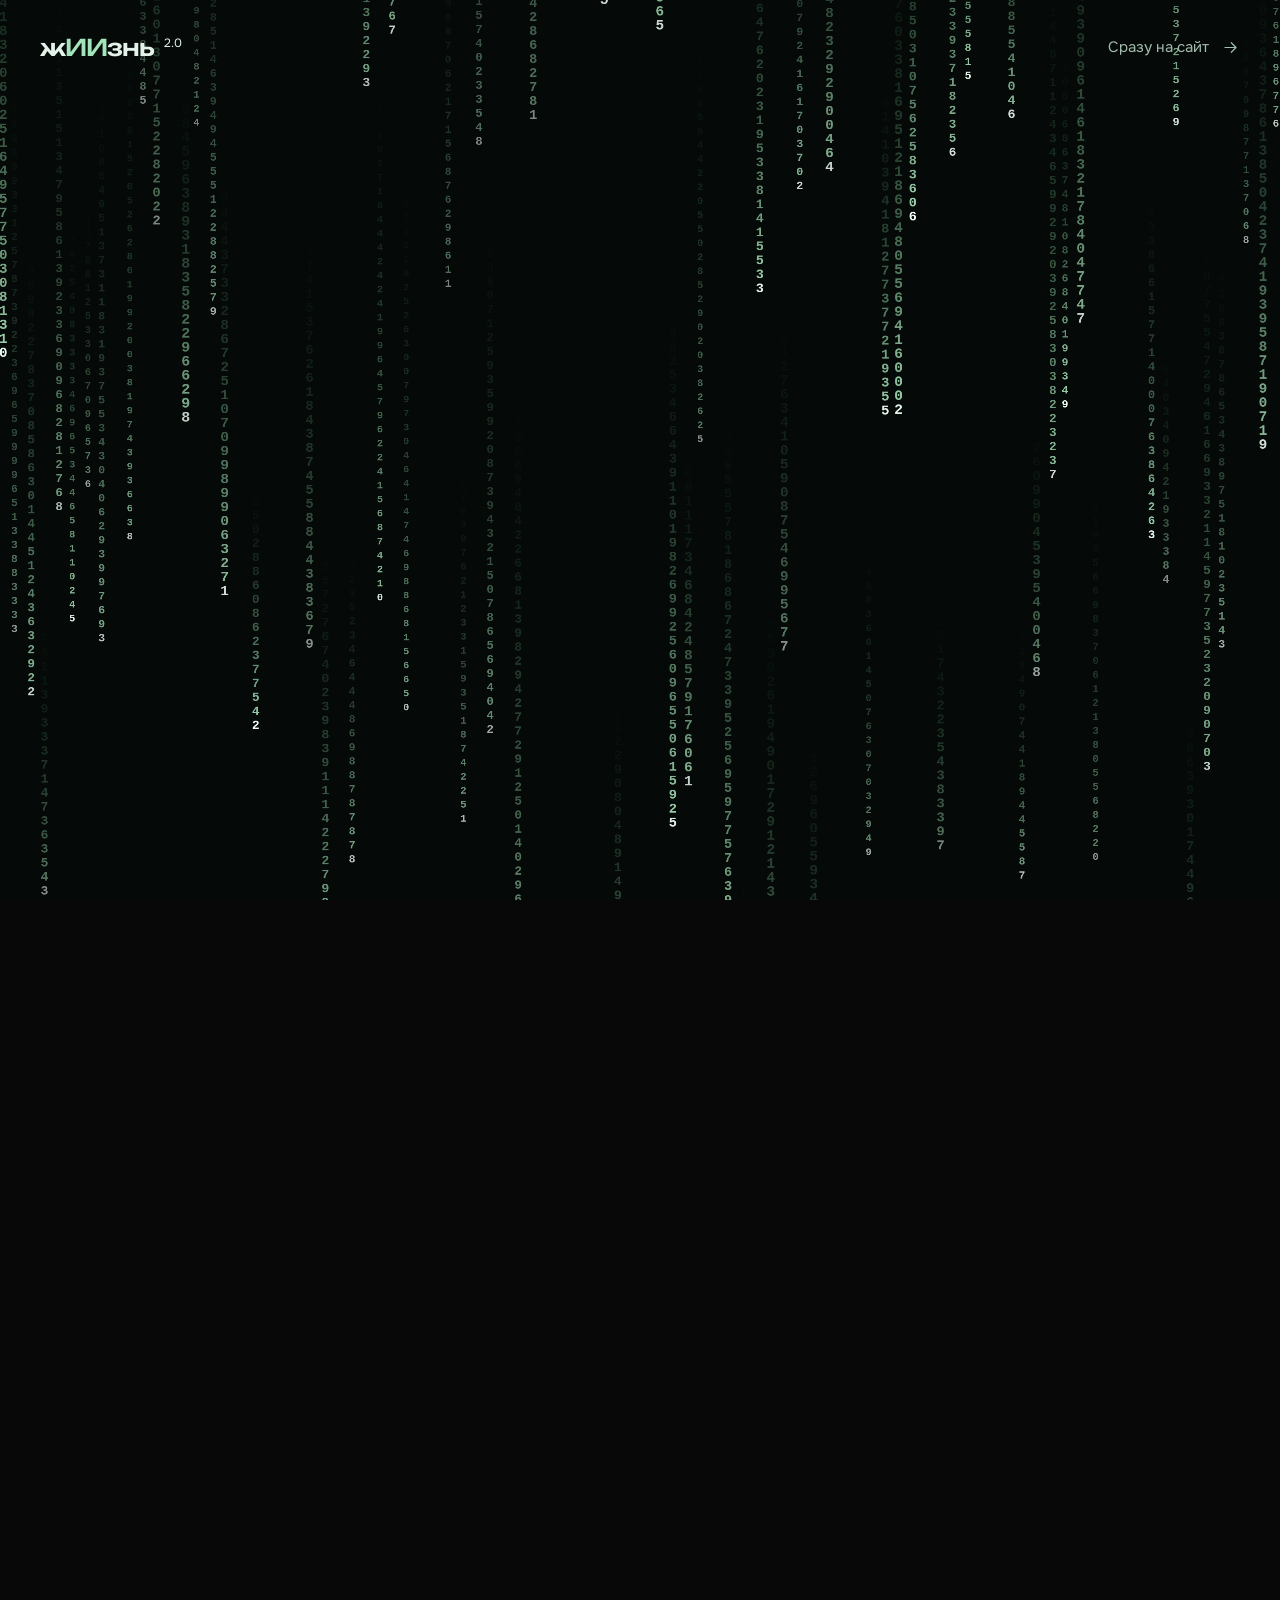
<file: index.html>
<!doctype html>
<html lang="ru">
<head>
<meta charset="utf-8"><meta name="viewport" content="width=device-width, initial-scale=1">
<title>жИИзнь 2.0 — больше времени для себя</title>
<meta name="description" content="Три недели онлайн: научитесь поручать ИИ дела из своей жизни и настроите помощника под себя. Старт 1 декабря. Можно с нуля.">
<meta name="theme-color" content="#080808">
<script src="intro-gate.js?v=20261118b"></script><link rel="stylesheet" href="intro-gate.css">
<link rel="icon" href="favicon.svg" type="image/svg+xml">
<link rel="stylesheet" href="fonts.css"><link rel="stylesheet" href="mastergroup.css?v=20261119b"><link rel="stylesheet" href="reference-blocks.css?v=20261119d"><link rel="stylesheet" href="intensive.css?v=task-panels">
<script src="video-illustrations.js" defer></script>
<script src="gsap.min.js" defer></script><script src="images.js?v=task-panels" defer></script><script src="app.js?v=seat-meter" defer></script>
</head>
<body>
<div class="site-shell" id="site-shell">
<a class="skip-link" href="#main">Перейти к содержимому</a>
<header class="site-header"><div class="container header-inner"><a class="brand" href="#top" aria-label="жИИзнь 2.0 — в начало">ж<span>ИИ</span>знь<span class="brand-version">2.0</span></a><nav class="desktop-nav" aria-label="Основная навигация"><a href="#for-you">Для кого</a><a href="#tasks">Задачи</a><a href="#program">Программа</a></nav><a class="header-cta" href="#join">Занять место <svg viewBox="0 0 24 24" aria-hidden="true"><path d="M4 12h15M13 5l7 7-7 7"/></svg></a><button class="menu-toggle" type="button" aria-expanded="false" aria-controls="mobile-nav" aria-label="Открыть меню"><span></span><span></span></button></div><nav class="mobile-nav container" id="mobile-nav" aria-label="Мобильная навигация" hidden><a href="#for-you">Для кого</a><a href="#tasks">Задачи</a><a href="#program">Программа</a><a href="#join">Присоединиться</a></nav></header>
<main id="main">
<section class="hero container" id="top" aria-labelledby="hero-title">
<div class="hero-panel"><div class="hero-masthead"><div class="hero-wordmark" aria-hidden="true"><span>ж</span><span class="wordmark-ai">ИИ</span><span>знь</span><span class="wordmark-version">2.0</span></div></div>
<h1 id="hero-title">Разгрузите голову<br> и начните успевать <span>больше для себя</span> с помощью нейросетей.</h1>
<p class="hero-description">Разобрать накопившиеся дела, упростить работу с документами или собрать свой первый сайт. Учись решать свои задачи с ИИ — через практику, вопросы и поддержку людей рядом.</p>
<dl class="start-stamp" aria-label="О программе"><div><dt>Старт</dt><dd>1 декабря</dd></div><div><dt>Онлайн-программа</dt><dd>3 недели</dd></div><div><dt>Без опыта</dt><dd>Можно с нуля</dd></div></dl>
<div class="hero-actions"><a class="button button-blue" href="#join">Занять место <svg viewBox="0 0 24 24" aria-hidden="true"><path d="M4 12h15M13 5l7 7-7 7"/></svg></a><a class="button button-outline" href="#program">Посмотреть программу</a></div></div>

</section>
<section id="for-you" class="section compact-audience" aria-labelledby="audience-title"><div class="container">
  <h2 id="audience-title">Для тебя, если…</h2>
  <ul class="motives"><li>
    <span class="motive-icon" aria-hidden="true">📢</span>
    <p><strong>Вокруг много шума, громких обещаний и чужих успехов, а у тебя — ощущение, что упускаешь что-то важное.</strong> Хочется разобраться, что ИИ уже умеет и что из этого пригодится тебе.</p>
  </li><li>
    <span class="motive-icon" aria-hidden="true">🤖</span>
    <p><strong>Уже пользуешься ChatGPT и хочешь разобраться с агентами:</strong> как поручать им работу с файлами, подключать сервисы и применять всё это к своим задачам.</p>
  </li><li>
    <span class="motive-icon" aria-hidden="true">🗂️</span>
    <p><strong>Письма, документы, заявки или подготовка материалов отнимают много сил.</strong> Хочется научиться поручать ИИ эту работу и перестать каждый раз делать всё вручную.</p>
  </li><li>
    <span class="motive-icon" aria-hidden="true">🛠️</span>
    <p><strong>Есть задумка сайта, бота или полезного инструмента, но непонятно, как подступиться.</strong> Хочется собрать первую работающую версию и попробовать её в деле.</p>
  </li><li>
    <span class="motive-icon" aria-hidden="true">📝</span>
    <p><strong>Заметки, планы и задачи копятся в разных местах.</strong> Хочется перестать держать всё в памяти, выбрать главное и понять, что делать дальше.</p>
  </li><li>
    <span class="motive-icon" aria-hidden="true">🔎</span>
    <p><strong>Видишь возможности, но пока неясно, где ИИ действительно поможет.</strong> Хочется самому попробовать его в работе и выбрать процесс, с которого стоит начать.</p>
  </li></ul></div>
</section>
<section class="beginner-section" aria-labelledby="beginner-title"><div class="container beginner-layout"><div class="beginner-copy"><h2 id="beginner-title"><span aria-hidden="true">👋</span> Сложные термины объясним просто</h2><p>Можно прийти, даже если вы ещё ни разу не открывали ChatGPT. Покажем на понятном примере, куда нажать, что сказать ИИ и как проверить его ответ. Потом вы повторите это на своём деле, а если застрянете, разберём именно тот шаг, где не получилось.</p></div><div class="support-aside"><h3>Поможем до старта</h3><p>До старта поможем установить нужные сервисы, проверить доступ и разобраться с оплатой и VPN, если понадобится.</p><h3>Разберём вместе</h3><p>На занятиях вы будете пробовать всё на своих делах. Если что-то не получится, можно принести свой пример на встречу и разобрать его вместе.</p></div></div></section>
<section class="section results-section container" id="tasks" aria-labelledby="results-title">
  <div class="section-heading" id="results"><h2 id="results-title">Что уже можно поручить ИИ</h2><p>Решите своё дело и научитесь повторять удачный результат самостоятельно.</p></div>
  <div class="results-grid"><article class="result-item">
    <figure class="photo-slot result-visual" data-image-slot="task-threads"><span class="photo-number" aria-hidden="true">01</span>
    <figcaption>Место для изображения</figcaption></figure><h3>Пост в Threads</h3><p>Помощник готовит черновик с обложкой, присылает его в Telegram и публикует в Threads после вашего согласования.</p></article><article class="result-item">
    <figure class="photo-slot result-visual" data-image-slot="task-week"><span class="photo-number" aria-hidden="true">02</span>
    <figcaption>Место для изображения</figcaption></figure><h3>Из голосового — план недели</h3><p>Надиктуйте дела и напоминания. Помощник разложит их по дням, а вы увидите, что запланировано и где нужно выбрать главное.</p></article><article class="result-item">
    <figure class="photo-slot result-visual" data-image-slot="task-slides"><span class="photo-number" aria-hidden="true">03</span>
    <figcaption>Место для изображения</figcaption></figure><h3>Из своих файлов — редактируемая презентация</h3><p>Передайте ИИ заметки и материалы. Откройте готовые слайды в редакторе, поменяйте заголовки и передвиньте блоки под свою задачу.</p></article></div></section>
<section class="section formats-section" id="format"><div class="container">
  <h2>Как устроен интенсив</h2><div class="format-grid"><article class="format-card"><div class="format-copy"><span class="card-no">01.</span><h3>Короткие видеопрактики</h3><p>Смотрите один приём и сразу пробуете его на своём деле.</p></div><div class="format-media media-slot" data-image-slot="lms-lesson"><span aria-hidden="true">Место для изображения</span></div></article><article class="format-card"><div class="format-copy"><span class="card-no">02.</span><h3>Живые эфиры</h3><p>По вторникам в 19:00 МСК разбираем примеры и отвечаем на вопросы.</p></div><div class="format-media"><video class="video-illustration " role="img" aria-label="Владимир разбирает работу в видеоредакторе"
    autoplay muted loop playsinline disablepictureinpicture disableremoteplayback preload="none"
    poster="live-review.jpg" data-loop-src="live-review.mp4"></video></div></article><article class="format-card"><div class="format-copy"><span class="card-no">03.</span><h3>Коворкинги по субботам</h3><p>Вы работаете над своей задачей. Если застряли, можно показать, что получилось, и разобрать следующий шаг.</p></div><div class="format-media media-slot" data-image-slot="format-coworking"><span aria-hidden="true">Место для изображения</span></div></article><article class="format-card"><div class="format-copy"><span class="card-no">04.</span><h3>50+ ИИ-агентов</h3><p>В библиотеке можно выбрать помощника для своего дела и настроить его под себя.</p></div><div class="format-media media-slot" data-image-slot="format-agents"><span aria-hidden="true">Место для изображения</span></div></article><article class="format-card"><div class="format-copy"><span class="card-no">05.</span><h3>Поддержка в чате</h3><p>Здесь можно задать вопрос, а в ветке «А что, так можно было?» — поделиться своей находкой и забрать идеи других участников.</p></div><div class="format-media media-slot" data-image-slot="format-chat"><span aria-hidden="true">Место для изображения</span></div></article><article class="format-card"><div class="format-copy"><span class="card-no">06.</span><h3>Демо-день</h3><p>В финале участники показывают свои работы. За лучшую работу — приз.</p></div><div class="format-media media-slot" data-image-slot="format-demo"><span aria-hidden="true">Место для изображения</span></div></article></div></div></section>
<section class="section container" id="program" aria-labelledby="program-title">
    <div class="section-heading"><h2 id="program-title">Программа</h2><p>Никакого FOMO — по полочкам разложим всё, что происходит в мире нейросетей.</p></div>
    <dl class="schedule"><div><dt>Старт 1 декабря</dt><dd>3 недели онлайн</dd></div>
    <div><dt>Живые эфиры</dt><dd>По вторникам в 19:00 МСК</dd></div><div><dt>Коворкинги</dt><dd>По субботам</dd></div></dl>
    <p class="program-intro">До 1 декабря поможем установить сервисы, проверить доступ и разобраться с оплатой подписок.</p>
    <div class="weeks"><details class="week" id="week-1" open>
      <summary><span class="week-label">Неделя 1</span><h3 class="week-summary-copy"><span class="week-title">Решите первое рабочее дело с ИИ</span>
        <span class="week-summary-result">Например, соберёте из записи встречи договорённости и следующие шаги.</span></h3><span class="week-toggle" aria-hidden="true"><svg viewBox="0 0 24 24"><path d="M5 12h14M12 5v14"/></svg></span></summary>
      <div class="week-body"><p class="week-areas">Работа и проекты · Время и личные дела · Деньги и покупки</p><div class="week-copy"><p>Выберете простое дело, которое и так собирались сделать. Например, из записей встречи соберёте договорённости, из голосового — список дел, а из выписки — регулярные платежи. На своём примере научитесь объяснять, что должно получиться, давать ИИ нужные материалы и сверять ответ с исходниками.</p><div class="week-outcome"><h4>С чем уходите</h4><p>С первым результатом, который можно использовать сразу, и понятной схемой, как поставить следующее поручение и проверить ответ.</p></div></div></div></details><details class="week" id="week-2" >
      <summary><span class="week-label">Неделя 2</span><h3 class="week-summary-copy"><span class="week-title">Сделаете что-то своё</span>
        <span class="week-summary-result">Соберёте презентацию из своих материалов, спланируете поездку или оформите семейную историю.</span></h3><span class="week-toggle" aria-hidden="true"><svg viewBox="0 0 24 24"><path d="M5 12h14M12 5v14"/></svg></span></summary>
      <div class="week-body"><p class="week-areas">Дом и быт · Гардероб · Семья и близкие</p><div class="week-copy"><p>Добавите то, что важно именно в вашем случае: свои вещи, размеры комнаты, бюджет, воспоминания или семейные материалы. Соберёте первую версию и поправите её по своим условиям. Например, подготовите план обустройства комнаты, соберёте комплекты из своего гардероба или сделаете семейную историю, которую можно показать близким.</p><div class="week-outcome"><h4>С чем уходите</h4><p>С готовой подборкой, планом или первой версией проекта под свою задачу.</p></div></div></div></details><details class="week" id="week-3" >
      <summary><span class="week-label">Неделя 3</span><h3 class="week-summary-copy"><span class="week-title">Настроите помощника под повторяющееся дело</span>
        <span class="week-summary-result">Дадите ему свои правила и проверите на новом примере.</span></h3><span class="week-toggle" aria-hidden="true"><svg viewBox="0 0 24 24"><path d="M5 12h14M12 5v14"/></svg></span></summary>
      <div class="week-body"><p class="week-areas">Обучение · Отдых и поездки · Здоровье и забота о себе</p><div class="week-copy"><p>Возьмёте дело, к которому возвращаетесь. Например, практику языка, поиск событий на выходные или разбор новых записей об обследованиях. Сохраните удачный способ как скилл — инструкцию, по которой ИИ выполняет ваше поручение. Проверите её на новом примере и уточните то, что помощник пропустил.</p><div class="week-outcome"><h4>С чем уходите</h4><p>С настроенным помощником под своё дело. Вы будете знать, как дать ему следующее поручение и как поправить инструкцию, если условия изменятся.</p></div></div></div></details></div>
  </section>
<section class="section balance-section" id="balance" aria-labelledby="balance-title"><div class="container"><div class="section-heading"><h2 id="balance-title">С каким делом можно прийти</h2><p>Девять сфер жизни. Начните со своей.</p></div><p class="balance-intro">На старте дадим «колесо баланса» — карту из девяти сфер, где ИИ может пригодиться. Отметьте до трёх близких вам направлений и выберите дело, с которого хотите начать.</p><div class="balance-layout"><div class="wheel-wrap"><svg class="balance-wheel" viewBox="0 0 500 500" aria-hidden="true"><g data-sector="0"><path d="M255.96834421419507,22.07812990557295 A228 228 0 0 1 391.93333715337724,71.56534023764965 L324.7017563965144,156.08702117771034 A120 120 0 0 0 253.1412337969448,130.04112100293312 Z"/><text x="309.51150493866635" y="86.49348398325196" text-anchor="middle" dominant-baseline="middle">Работа</text></g><g data-sector="1"><path d="M401.07737099318814,79.23809566010752 A228 228 0 0 1 473.4228326535491,204.54411095287904 L367.5909645544996,226.07584786993635 A120 120 0 0 0 329.51440578588847,160.12531350531975 Z"/><text x="400.68842025849233" y="163" text-anchor="middle" dominant-baseline="middle">Время</text></g><g data-sector="2"><path d="M475.495616846517,216.29945426244876 A228 228 0 0 1 450.3703016869281,358.7921973391907 L355.45805351943585,307.259051231153 A120 120 0 0 0 368.68190360343,232.26287066444672 Z"/><text x="421.3565490241242" y="280.2147829140459" text-anchor="middle" dominant-baseline="middle">Деньги</text></g><g data-sector="3"><path d="M444.40195747273305,369.12967275523636 A228 228 0 0 1 333.56227969313977,462.13520549990164 L293.98014720691566,361.65010815784296 A120 120 0 0 0 352.31681972249106,312.6998277659138 Z"/><text x="361.84504408545786" y="383.2917331027022" text-anchor="middle" dominant-baseline="middle">Дом</text></g><g data-sector="4"><path d="M322.345461660361,466.21779338701344 A228 228 0 0 1 177.65453833963903,466.21779338701344 L211.92344123138895,363.79883862474395 A120 120 0 0 0 288.07655876861105,363.7988386247439 Z"/><text x="250" y="424" text-anchor="middle" dominant-baseline="middle">Гардероб</text></g><g data-sector="5"><path d="M166.43772030686023,462.13520549990164 A228 228 0 0 1 55.59804252726698,369.12967275523636 L147.68318027750894,312.6998277659139 A120 120 0 0 0 206.01985279308434,361.65010815784296 Z"/><text x="138.15495591454214" y="383.2917331027022" text-anchor="middle" dominant-baseline="middle">Семья</text></g><g data-sector="6"><path d="M49.62969831307191,358.79219733919075 A228 228 0 0 1 24.504383153482962,216.2994542624488 L131.31809639656998,232.26287066444672 A120 120 0 0 0 144.54194648056415,307.259051231153 Z"/><text x="78.6434509758758" y="280.2147829140459" text-anchor="middle" dominant-baseline="middle">Учёба</text></g><g data-sector="7"><path d="M26.577167346450835,204.54411095287918 A228 228 0 0 1 98.92262900681186,79.23809566010749 L170.4855942141115,160.12531350531975 A120 120 0 0 0 132.40903544550042,226.0758478699364 Z"/><text x="99.31157974150767" y="163" text-anchor="middle" dominant-baseline="middle">Отдых</text></g><g data-sector="8"><path d="M108.06666284662273,71.56534023764965 A228 228 0 0 1 244.03165578580484,22.07812990557295 L246.85876620305518,130.04112100293312 A120 120 0 0 0 175.29824360348564,156.08702117771034 Z"/><text x="190.48849506133354" y="86.49348398325196" text-anchor="middle" dominant-baseline="middle">Здоровье</text></g><circle cx="250" cy="250" r="108" class="wheel-center"/><text x="250" y="232" text-anchor="middle" class="wheel-center-title">Ваша</text><text x="250" y="266" text-anchor="middle" class="wheel-center-title">жИИзнь</text><text x="250" y="300" text-anchor="middle" class="wheel-count" id="wheel-count">0 из 3 сфер</text></svg><span class="wheel-caption">Выберите до трёх направлений</span></div><div class="balance-controls"><fieldset><legend class="sr-only">Выберите до трёх сфер жизни</legend><div class="area-list"><label class="area-option"><input type="checkbox" name="area" value="0"><span class="area-name">Работа и проекты</span><span class="area-check" aria-hidden="true"><svg viewBox="0 0 16 16"><path d="m3 8 3 3 7-7"/></svg></span></label><label class="area-option"><input type="checkbox" name="area" value="1"><span class="area-name">Время и личные дела</span><span class="area-check" aria-hidden="true"><svg viewBox="0 0 16 16"><path d="m3 8 3 3 7-7"/></svg></span></label><label class="area-option"><input type="checkbox" name="area" value="2"><span class="area-name">Деньги и покупки</span><span class="area-check" aria-hidden="true"><svg viewBox="0 0 16 16"><path d="m3 8 3 3 7-7"/></svg></span></label><label class="area-option"><input type="checkbox" name="area" value="3"><span class="area-name">Дом и быт</span><span class="area-check" aria-hidden="true"><svg viewBox="0 0 16 16"><path d="m3 8 3 3 7-7"/></svg></span></label><label class="area-option"><input type="checkbox" name="area" value="4"><span class="area-name">Гардероб</span><span class="area-check" aria-hidden="true"><svg viewBox="0 0 16 16"><path d="m3 8 3 3 7-7"/></svg></span></label><label class="area-option"><input type="checkbox" name="area" value="5"><span class="area-name">Семья и близкие</span><span class="area-check" aria-hidden="true"><svg viewBox="0 0 16 16"><path d="m3 8 3 3 7-7"/></svg></span></label><label class="area-option"><input type="checkbox" name="area" value="6"><span class="area-name">Обучение</span><span class="area-check" aria-hidden="true"><svg viewBox="0 0 16 16"><path d="m3 8 3 3 7-7"/></svg></span></label><label class="area-option"><input type="checkbox" name="area" value="7"><span class="area-name">Отдых и поездки</span><span class="area-check" aria-hidden="true"><svg viewBox="0 0 16 16"><path d="m3 8 3 3 7-7"/></svg></span></label><label class="area-option"><input type="checkbox" name="area" value="8"><span class="area-name">Здоровье и забота о себе</span><span class="area-check" aria-hidden="true"><svg viewBox="0 0 16 16"><path d="m3 8 3 3 7-7"/></svg></span></label></div></fieldset><p id="selection-status" class="selection-status" aria-live="polite">Выбрано 0 из 3 направлений</p><div class="task-preview"><p class="task-preview-label">С чего можно начать</p><ul id="task-examples"><li>Отметьте близкие вам сферы — здесь появятся примеры задач.</li></ul></div></div></div><p class="balance-outro">Можно прийти сразу со своей задачей. Например, собрать маршрут поездки с учётом бюджета, решить, что докупить к имеющимся вещам, или разложить обследования по датам и подготовиться к приёму врача. Если пока не знаете, что выбрать, поможем на старте.</p></div></section>
<section class="section bonuses-section" id="bonuses"><div class="container">
<h2>Бонусы</h2><div class="bonus-cards"><article class="bonus-card">
  <span class="bonus-label">Бонус 01</span><div class="bonus-visual media-slot" data-image-slot="bonus-ask"><span aria-hidden="true">Место для изображения</span></div>
  <h3>«Спроси Владимира»</h3><p><code>/ask-vladimir</code> подскажет, какой скилл использовать в вашей ситуации.</p></article><article class="bonus-card">
  <span class="bonus-label">Бонус 02</span><div class="bonus-visual media-slot" data-image-slot="bonus-masterclass"><span aria-hidden="true">Место для изображения</span></div>
  <h3>Мастер-класс для продвинутых</h3><p>Как создать сайт без нейрослопа, подключить Telegram к Codex и собрать своего бота.</p></article><article class="bonus-card">
  <span class="bonus-label">Бонус 03</span><div class="bonus-visual media-slot" data-image-slot="bonus-pro"><span aria-hidden="true">Место для изображения</span></div>
  <h3>Месяц в клубе «Нейротворцы PRO»</h3><p>На месяц получите доступ к материалам и сообществу клуба.</p></article></div>
<article class="codex-gift" id="codex-gift" aria-labelledby="codex-gift-title"><div class="gift-copy"><p class="gift-condition">Первым 10 участникам</p><h3 id="codex-gift-title">Супербонус</h3><div class="gift-product"><img src="chatgpt-black.svg" alt="" width="54" height="54" loading="lazy"><h4>Месяц подписки<br> на Codex</h4></div></div><button class="codex-art" type="button" aria-label="Приостановить движение маскота Codex" title="Приостановить движение маскота Codex"><span class="codex-track"><span class="codex-traveler"><img class="codex-mascot" src="codex-mascot.png" alt="Синий маскот Codex" width="125" height="145" loading="lazy" decoding="async"></span></span></button></article></div></section>
<section id="author" class="section author-section"><div class="container author-layout">
  <img width="420" height="500" loading="lazy" src="vladimir-tolgsky.jpeg" alt="Владимир Толгский">
  <div><h2>Обо мне</h2><h3>Владимир Толгский</h3><p>AI-креатор и основатель клуба «Нейротворцы PRO». Показывает весь процесс: от идеи и неудачных попыток до готовой работы.</p>
  <ul><li>17 лет в медиа и создании контента</li><li>Больше трёх лет ежедневной практики с ИИ</li></ul></div></div></section>
<section id="join" class="section intensive-payment"><div class="container offer-wrap">
  <div class="offer-film"><video class="video-illustration " role="img" aria-label="Материалы интенсива"
    autoplay muted loop playsinline disablepictureinpicture disableremoteplayback preload="none"
    poster="offer-materials.jpg" data-loop-src="offer-materials.mp4"></video></div>
  <div class="intensive-offer"><h2><small>Интенсив</small>жИИзнь 2.0</h2>
    <ul><li><strong>21 день</strong> практики</li><li>Видеоуроки <strong>24/7</strong>, задания, <strong>4 живых эфира</strong> и коворкинги</li>
    <li><strong>Инструкции</strong> и все мои ИИ-агенты</li><li>Закрытый чат с поддержкой и разборами</li>
    <li><strong>Все бонусы</strong> — скилл «Спроси Владимира», мастер-класс для продвинутых и месяц в клубе «Нейротворцы PRO»</li></ul>
    <div class="tuition"><del>35 000 ₽</del><strong>19 000 ₽</strong><p>Для участников PRO — <b>15 000 ₽</b></p></div>
    <a class="button seat-button" href="https://t.me/Neyrotvortsy_bot?start=neurolife" target="_blank" rel="noopener">Занять место</a>
    <div class="capacity"><strong>50 мест в группе</strong>
      <div class="seat-bar" aria-hidden="true"><span class="seat-filled" style="--delay:0ms"></span><span class="seat-filled" style="--delay:150ms"></span><span class="seat-filled" style="--delay:300ms"></span><span class="seat-filled" style="--delay:450ms"></span><span class="seat-filled" style="--delay:600ms"></span><span></span><span></span><span></span><span></span><span></span><span></span><span></span><span></span><span></span><span></span><span></span><span></span><span></span><span></span><span></span><span></span><span></span><span></span><span></span><span></span><span></span><span></span><span></span><span></span><span></span><span></span><span></span><span></span><span></span><span></span><span></span><span></span><span></span><span></span><span></span><span></span><span></span><span></span><span></span><span></span><span></span><span></span><span></span><span></span><span></span></div></div><p class="bot-note">Участие и оплата — через <a href="https://t.me/Neyrotvortsy_bot?start=neurolife" target="_blank" rel="noopener">Telegram-бота</a>.</p>
  </div></div></section>
<section class="section fit-section" id="fit"><div class="container fit-panel">
  <div><h2>Хочешь понять, подойдёт ли тебе интенсив «жИИзнь 2.0»?</h2><p>Напиши, какое дело хочется поручить ИИ. Команда подскажет, как с ним можно поработать за три недели.</p></div>
  <a class="button button-blue" href="https://t.me/neurortvortsysupport" target="_blank" rel="noopener">Задать вопрос команде</a></div></section>
</main>
<footer class="legal-footer"><div class="page footer-grid"><div>© 2026 Нейротворцы PRO<br> ИП Эйвазов Аваз Шакирович<br> ИНН 291902547798 · ОГРНИП 323290000005636</div><div class="footer-links"><a href="https://neurotvortsy.ru/oferta/">Оферта</a><a href="https://docs.google.com/document/d/1t-LoFjtpvEc3I5qBYAf6oCtCR3QgOBfm/edit?usp=sharing" target="_blank" rel="noopener">Политика конфиденциальности</a><a href="https://t.me/neurortvortsysupport" target="_blank" rel="noopener">Поддержка</a></div></div></footer>
</div></body></html>
</file>
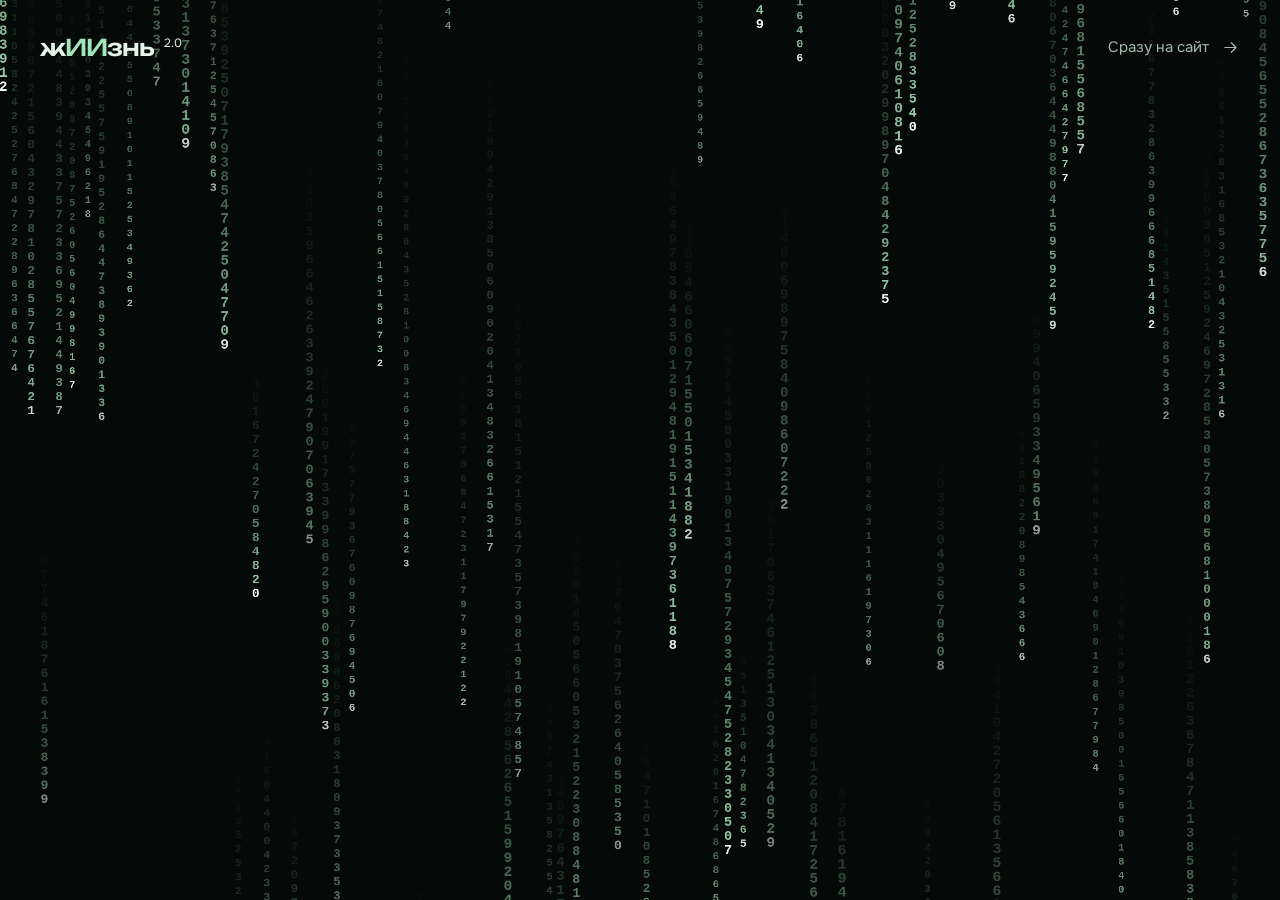
<file: intro.html>
<!doctype html>
<html lang="ru">
<head>
  <meta charset="utf-8">
  <meta name="viewport" content="width=device-width,initial-scale=1">
  <meta name="theme-color" content="#050a08">
  <meta name="description" content="Интерактивное цифровое вступление жИИзнь 2.0.">
  <title>жИИзнь 2.0 — интерактивное вступление</title>
  <link rel="icon" href="favicon.svg" type="image/svg+xml">
  <link rel="stylesheet" href="fonts.css">
  <link rel="stylesheet" href="intro.css">
  <script src="intro.js?v=20261118b" defer></script>
</head>
<body>
  <main class="experience" id="experience" data-phase="loading">
    <canvas id="scene" role="img" aria-label="Падающие цифры постепенно собираются в два портрета. Цифры рядом с курсором становятся светлее."></canvas>
    <header class="header">
      <a class="wordmark" href="index.html?skip-intro=1" aria-label="жИИзнь 2.0 — на сайт">ж<span>ИИ</span>знь <small>2.0</small></a>
      <a class="skip" href="index.html?skip-intro=1">Сразу на сайт <svg viewBox="0 0 24 24" aria-hidden="true"><path d="M5 12h14M13 6l6 6-6 6"/></svg></a>
    </header>
    <div class="scene-prompt" id="scene-prompt" hidden>
      <p class="portrait-caption"><span>Ваш опыт —</span> <span>новые возможности</span></p>
      <button class="continue" id="continue" type="button" aria-label="Продолжить — открыть жИИзнь 2.0" hidden>
        Продолжить <svg viewBox="0 0 24 24" aria-hidden="true"><path d="M5 12h14M13 6l6 6-6 6"/></svg>
      </button>
    </div>
    <section class="closing" id="closing" aria-label="жИИзнь 2.0" hidden>
      <h1>ж<span>ИИ</span>знь <small>2.0</small></h1>
    </section>
    <p class="scene-status" id="scene-status" role="status">Загружаем вступление…</p>
    <noscript><div class="fallback"><h1>жИИзнь 2.0</h1><a href="index.html?skip-intro=1">Перейти на сайт →</a></div></noscript>
  </main>
</body>
</html>
</file>
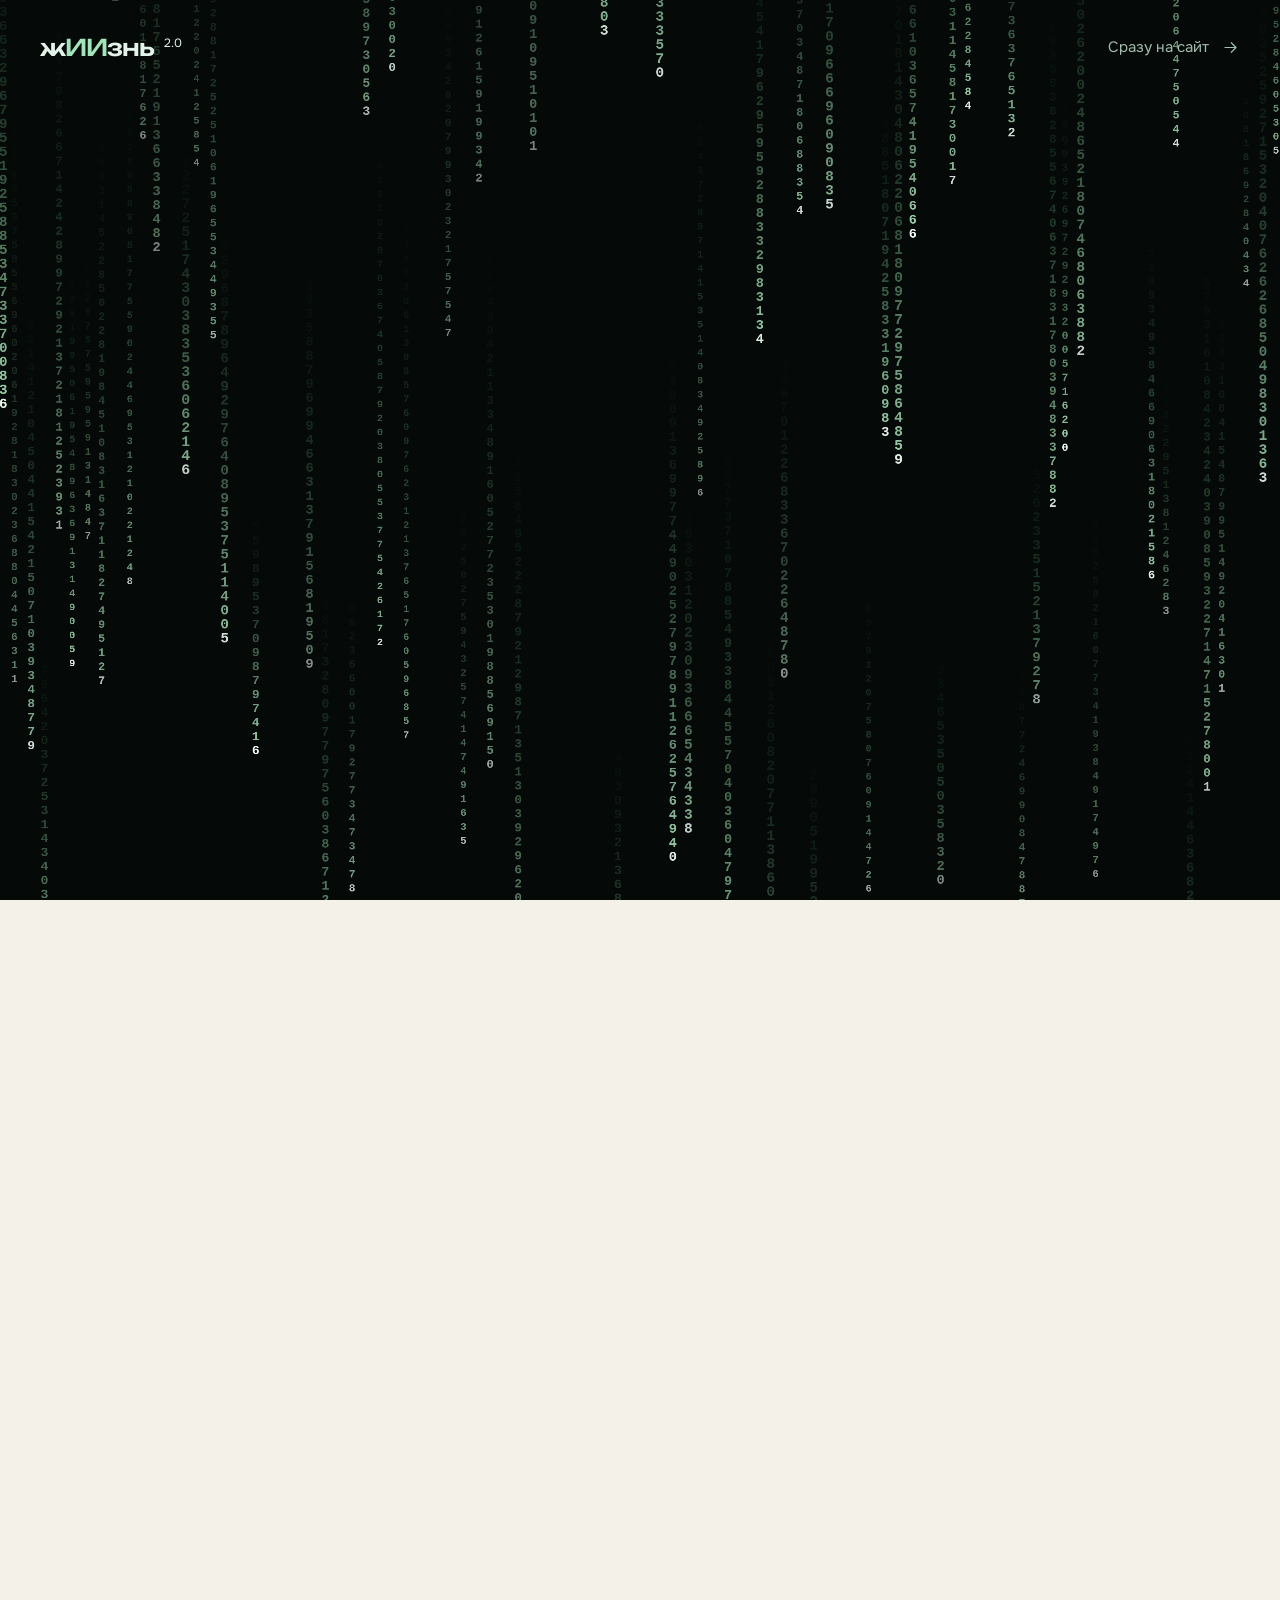
<file: light.html>
<!doctype html>
<html lang="ru">
<head>
<meta charset="utf-8"><meta name="viewport" content="width=device-width, initial-scale=1">
<title>жИИзнь 2.0 — больше времени для себя</title>
<meta name="description" content="Три недели онлайн: научитесь поручать ИИ дела из своей жизни и настроите помощника под себя. Старт 1 декабря. Можно с нуля.">
<meta name="theme-color" content="#f4f1e9">
<script src="intro-gate.js?v=20261118b"></script><link rel="stylesheet" href="intro-gate.css">
<link rel="icon" href="favicon.svg" type="image/svg+xml">
<link rel="stylesheet" href="fonts.css"><link rel="stylesheet" href="mastergroup.css?v=20261119b"><link rel="stylesheet" href="reference-blocks.css?v=20261119d">
<script src="gsap.min.js" defer></script><script src="images.js?v=4-images" defer></script><script src="app.js?v=20261119c" defer></script>
<link rel="stylesheet" href="light.css">
</head>
<body>
<div class="site-shell" id="site-shell">
<a class="skip-link" href="#main">Перейти к содержимому</a>
<header class="site-header"><div class="container header-inner"><a class="brand" href="#top" aria-label="жИИзнь 2.0 — в начало">ж<span>ИИ</span>знь<span class="brand-version">2.0</span></a><nav class="desktop-nav" aria-label="Основная навигация"><a href="#for-you">Для кого</a><a href="#tasks">Задачи</a><a href="#program">Программа</a></nav><a class="header-cta" href="#join">Записаться <svg viewBox="0 0 24 24" aria-hidden="true"><path d="M4 12h15M13 5l7 7-7 7"/></svg></a><button class="menu-toggle" type="button" aria-expanded="false" aria-controls="mobile-nav" aria-label="Открыть меню"><span></span><span></span></button></div><nav class="mobile-nav container" id="mobile-nav" aria-label="Мобильная навигация" hidden><a href="#for-you">Для кого</a><a href="#tasks">Задачи</a><a href="#program">Программа</a><a href="#join">Присоединиться</a></nav></header>
<main id="main">
<section class="hero container" id="top" aria-labelledby="hero-title">
<div class="hero-panel"><div class="hero-masthead"><div class="hero-wordmark" aria-hidden="true"><span>ж</span><span class="wordmark-ai">ИИ</span><span>знь</span><span class="wordmark-version">2.0</span></div></div>
<h1 id="hero-title">Разгрузите голову<br> и начните успевать <span>больше для себя</span> с помощью нейросетей.</h1>
<p class="hero-description">За три недели научитесь поручать ИИ дела из своей жизни: собирать планы из заметок, сравнивать покупки, разбираться с документами и готовиться к поездкам.</p>
<dl class="start-stamp" aria-label="О программе"><div><dt>Старт</dt><dd>1 декабря</dd></div><div><dt>Онлайн-программа</dt><dd>3 недели</dd></div><div><dt>Без опыта</dt><dd>Можно с нуля</dd></div></dl>
<div class="hero-actions"><a class="button button-blue" href="#program">Посмотреть программу <svg viewBox="0 0 24 24" aria-hidden="true"><path d="M4 12h15M13 5l7 7-7 7"/></svg></a><a class="button button-outline" href="#join">Присоединиться <svg viewBox="0 0 24 24" aria-hidden="true"><path d="M4 12h15M13 5l7 7-7 7"/></svg></a></div></div>
<p class="hero-promise">Выберете свою задачу и настроите помощника, который учитывает ваши привычки и предпочтения.</p>
</section>
<section class="section container" id="for-you" aria-labelledby="audience-title"><div class="section-heading"><h2 id="audience-title">жИИзнь 2.0 для вас, если…</h2><p>Можно начать с нуля или продолжить знакомство с ИИ на своих задачах.</p></div><div class="audience-grid"><article class="audience-item"><figure class="photo-slot" data-image-slot="case-01" aria-label="Место для изображения: Хотите понять, какой ИИ вам пригодится"><span class="photo-number" aria-hidden="true">01</span><span class="photo-cross photo-cross-a" aria-hidden="true"></span><span class="photo-cross photo-cross-b" aria-hidden="true"></span><figcaption><svg viewBox="0 0 28 28" aria-hidden="true"><rect x="3" y="4" width="22" height="20" rx="2"/><circle cx="10" cy="11" r="2"/><path d="m4 22 6-6 4 4 5-7 6 8"/></svg><span>Фото<span class="photo-caption-detail">Хотите понять, какой ИИ вам пригодится</span></span></figcaption></figure><h3>Хотите понять, какой ИИ вам пригодится.</h3><p>Разберёмся, какой инструмент поможет именно с вашим делом.</p></article><article class="audience-item"><figure class="photo-slot" data-image-slot="case-02" aria-label="Место для изображения: Уже пользуетесь ChatGPT и хотите поручать ему больше"><span class="photo-number" aria-hidden="true">02</span><span class="photo-cross photo-cross-a" aria-hidden="true"></span><span class="photo-cross photo-cross-b" aria-hidden="true"></span><figcaption><svg viewBox="0 0 28 28" aria-hidden="true"><rect x="3" y="4" width="22" height="20" rx="2"/><circle cx="10" cy="11" r="2"/><path d="m4 22 6-6 4 4 5-7 6 8"/></svg><span>Фото<span class="photo-caption-detail">Уже пользуетесь ChatGPT и хотите поручать ему больше</span></span></figcaption></figure><h3>Уже пользуетесь ChatGPT и хотите поручать ему больше.</h3><p>Научитесь давать ИИ свои файлы и собирать нужное из нескольких источников.</p></article><article class="audience-item"><figure class="photo-slot" data-image-slot="case-03" aria-label="Место для изображения: Хотите тратить меньше времени на рутину"><span class="photo-number" aria-hidden="true">03</span><span class="photo-cross photo-cross-a" aria-hidden="true"></span><span class="photo-cross photo-cross-b" aria-hidden="true"></span><figcaption><svg viewBox="0 0 28 28" aria-hidden="true"><rect x="3" y="4" width="22" height="20" rx="2"/><circle cx="10" cy="11" r="2"/><path d="m4 22 6-6 4 4 5-7 6 8"/></svg><span>Фото<span class="photo-caption-detail">Хотите тратить меньше времени на рутину</span></span></figcaption></figure><h3>Хотите тратить меньше времени на рутину.</h3><p>Поручите помощнику поиск, сравнение и подготовку, а себе оставите решение.</p></article><article class="audience-item"><figure class="photo-slot" data-image-slot="case-04" aria-label="Место для изображения: Давно хотите сделать что-то своё"><span class="photo-number" aria-hidden="true">04</span><span class="photo-cross photo-cross-a" aria-hidden="true"></span><span class="photo-cross photo-cross-b" aria-hidden="true"></span><figcaption><svg viewBox="0 0 28 28" aria-hidden="true"><rect x="3" y="4" width="22" height="20" rx="2"/><circle cx="10" cy="11" r="2"/><path d="m4 22 6-6 4 4 5-7 6 8"/></svg><span>Фото<span class="photo-caption-detail">Давно хотите сделать что-то своё</span></span></figcaption></figure><h3>Давно хотите сделать что-то своё.</h3><p>Соберёте первую версию задумки и попробуете её в деле.</p></article><article class="audience-item"><figure class="photo-slot" data-image-slot="case-05" aria-label="Место для изображения: Устали держать всё в голове"><span class="photo-number" aria-hidden="true">05</span><span class="photo-cross photo-cross-a" aria-hidden="true"></span><span class="photo-cross photo-cross-b" aria-hidden="true"></span><figcaption><svg viewBox="0 0 28 28" aria-hidden="true"><rect x="3" y="4" width="22" height="20" rx="2"/><circle cx="10" cy="11" r="2"/><path d="m4 22 6-6 4 4 5-7 6 8"/></svg><span>Фото<span class="photo-caption-detail">Устали держать всё в голове</span></span></figcaption></figure><h3>Устали держать всё в голове.</h3><p>Соберёте планы и напоминания в одном месте, чтобы понимать, что делать дальше.</p></article><article class="audience-item"><figure class="photo-slot" data-image-slot="case-06" aria-label="Место для изображения: Хотите понять, где ИИ поможет в вашем проекте или команде"><span class="photo-number" aria-hidden="true">06</span><span class="photo-cross photo-cross-a" aria-hidden="true"></span><span class="photo-cross photo-cross-b" aria-hidden="true"></span><figcaption><svg viewBox="0 0 28 28" aria-hidden="true"><rect x="3" y="4" width="22" height="20" rx="2"/><circle cx="10" cy="11" r="2"/><path d="m4 22 6-6 4 4 5-7 6 8"/></svg><span>Фото<span class="photo-caption-detail">Хотите понять, где ИИ поможет в вашем проекте или команде</span></span></figcaption></figure><h3>Хотите понять, где ИИ поможет в вашем проекте или команде.</h3><p>На своём рабочем примере увидите, какую часть процесса уже можно поручить ИИ.</p></article></div></section>
<section class="section task-section" id="tasks" aria-labelledby="tasks-title"><div class="container"><div class="section-heading"><h2 id="tasks-title">Примеры задач,<br> которые можно решить</h2><p>Возьмите дело, которое вы и так собирались сделать.</p></div><dl class="task-grid"><div><dt>Подготовить поездку</dt><dd>Собрать маршрут с учётом бюджета и ваших предпочтений.</dd></div><div><dt>Разобрать встречу</dt><dd>Выделить из записей договорённости и следующие шаги.</dd></div><div><dt>Обустроить комнату</dt><dd>Подготовить план с учётом размеров, имеющихся вещей и бюджета.</dd></div><div><dt>Сохранить семейную историю</dt><dd>Собрать воспоминания и семейные материалы в историю для близких.</dd></div><div><dt>Сравнить покупки</dt><dd>Разобрать варианты по вашим условиям, чтобы было легче выбрать.</dd></div><div><dt>Подготовиться к приёму врача</dt><dd>Разложить обследования по датам и подготовить вопросы к приёму.</dd></div></dl></div></section>
<section class="section recognition-section" id="recognition" aria-labelledby="recognition-title"><div class="container"><h2 id="recognition-title">Узнаёте себя?</h2><div class="recognition-grid"><article><span class="recognition-check" aria-hidden="true"><svg viewBox="0 0 24 24" aria-hidden="true"><path d="m6 12 4 4 8-10"/></svg></span><div><h3>Всё приходится держать в голове</h3><p>Планы — в заметках, дела — в переписках, напоминания — в голове.</p></div></article><article><span class="recognition-check" aria-hidden="true"><svg viewBox="0 0 24 24" aria-hidden="true"><path d="m6 12 4 4 8-10"/></svg></span><div><h3>Непонятно, какой ИИ выбрать</h3><p>Нейросетей так много, что непонятно, с какого инструмента начать.</p></div></article><article><span class="recognition-check" aria-hidden="true"><svg viewBox="0 0 24 24" aria-hidden="true"><path d="m6 12 4 4 8-10"/></svg></span><div><h3>Подготовка отнимает слишком много времени</h3><p>Поиск и сравнение отнимают время ещё до того, как вы приступили к самому делу.</p></div></article><article><span class="recognition-check" aria-hidden="true"><svg viewBox="0 0 24 24" aria-hidden="true"><path d="m6 12 4 4 8-10"/></svg></span><div><h3>Задумка так и остаётся в заметках</h3><p>Идея давно лежит в заметках, а до первой версии всё не доходит.</p></div></article></div></div></section>
<section class="section skills-section" id="outcomes" aria-labelledby="outcomes-title"><div class="container"><h2 id="outcomes-title">По итогу интенсива вы:</h2><p class="outcomes-intro">Сможете повторить удачный результат и применить этот способ к следующему делу.</p><div class="outcome-grid"><article class="outcome-card"><span class="outcome-check" aria-hidden="true"><svg viewBox="0 0 24 24" aria-hidden="true"><path d="m6 12 4 4 8-10"/></svg></span><h3>Сможете понятно поставить задачу ИИ</h3><p>Объяснить, что должно получиться, и передать нужные материалы.</p></article><article class="outcome-card"><span class="outcome-check" aria-hidden="true"><svg viewBox="0 0 24 24" aria-hidden="true"><path d="m6 12 4 4 8-10"/></svg></span><h3>Научитесь проверять ответ</h3><p>Сверить результат с исходниками и заметить, что помощник пропустил.</p></article><article class="outcome-card"><span class="outcome-check" aria-hidden="true"><svg viewBox="0 0 24 24" aria-hidden="true"><path d="m6 12 4 4 8-10"/></svg></span><h3>Учтёте свои условия</h3><p>Добавить бюджет, расписание, привычки и предпочтения, затем поправить результат.</p></article><article class="outcome-card"><span class="outcome-check" aria-hidden="true"><svg viewBox="0 0 24 24" aria-hidden="true"><path d="m6 12 4 4 8-10"/></svg></span><h3>Настроите помощника под себя</h3><p>Сохранить удачный способ в инструкции, проверить на новом примере и уточнять при изменении условий.</p></article></div><p class="outcomes-note">ИИ не заменит ваш опыт. Он поможет быстрее справляться с делами, которые отнимают ваше время.</p></div></section>
<section class="section results-section container" id="results" aria-labelledby="results-title"><div class="section-heading"><h2 id="results-title">Что у вас получится</h2><p>Решите своё дело и научитесь повторять удачный результат самостоятельно.</p></div><div class="results-grid"><article class="result-item"><figure class="photo-slot" data-image-slot="result-plan" aria-label="Место для изображения: Из голосового — план недели"><span class="photo-number" aria-hidden="true">01</span><span class="photo-cross photo-cross-a" aria-hidden="true"></span><span class="photo-cross photo-cross-b" aria-hidden="true"></span><figcaption><svg viewBox="0 0 28 28" aria-hidden="true"><rect x="3" y="4" width="22" height="20" rx="2"/><circle cx="10" cy="11" r="2"/><path d="m4 22 6-6 4 4 5-7 6 8"/></svg><span>Место для фото<span class="photo-caption-detail">Из голосового — план недели</span></span></figcaption></figure><h3>Из голосового — план недели.</h3><p>Надиктовали дела и напоминания, получили список по дням и увидели, где нужно выбрать главное.</p></article><article class="result-item"><figure class="photo-slot" data-image-slot="result-subscriptions" aria-label="Место для изображения: Из выписки — список подписок"><span class="photo-number" aria-hidden="true">02</span><span class="photo-cross photo-cross-a" aria-hidden="true"></span><span class="photo-cross photo-cross-b" aria-hidden="true"></span><figcaption><svg viewBox="0 0 28 28" aria-hidden="true"><rect x="3" y="4" width="22" height="20" rx="2"/><circle cx="10" cy="11" r="2"/><path d="m4 22 6-6 4 4 5-7 6 8"/></svg><span>Место для фото<span class="photo-caption-detail">Из выписки — список подписок</span></span></figcaption></figure><h3>Из выписки — список подписок.</h3><p>Увидели повторяющиеся списания и их стоимость за месяц и за год, смогли решить, какие оставить.</p></article><article class="result-item"><figure class="photo-slot" data-image-slot="result-outfits" aria-label="Место для изображения: Из вещей в шкафу — готовые образы"><span class="photo-number" aria-hidden="true">03</span><span class="photo-cross photo-cross-a" aria-hidden="true"></span><span class="photo-cross photo-cross-b" aria-hidden="true"></span><figcaption><svg viewBox="0 0 28 28" aria-hidden="true"><rect x="3" y="4" width="22" height="20" rx="2"/><circle cx="10" cy="11" r="2"/><path d="m4 22 6-6 4 4 5-7 6 8"/></svg><span>Место для фото<span class="photo-caption-detail">Из вещей в шкафу — готовые образы</span></span></figcaption></figure><h3>Из вещей в шкафу — готовые образы.</h3><p>Получили сочетания под ваш случай и короткий список того, чего действительно не хватает.</p></article></div></section>
<section class="beginner-section" aria-labelledby="beginner-title"><div class="container beginner-layout"><div class="beginner-copy"><h2 id="beginner-title">Сложные термины объясним просто</h2><p>Можно прийти, даже если вы ещё ни разу не открывали ChatGPT. Покажем на понятном примере, куда нажать, что сказать ИИ и как проверить его ответ. Потом вы повторите это на своём деле, а если застрянете, разберём именно тот шаг, где не получилось.</p><p class="beginner-assurance">Программировать для основной программы не нужно.</p></div><div class="support-aside"><h3>Поможем до старта</h3><p>До старта поможем установить нужные сервисы, проверить доступ и разобраться с оплатой и VPN, если понадобится.</p><h3>Разберём вместе</h3><p>На занятиях вы будете пробовать всё на своих делах. Если что-то не получится, можно принести свой пример на встречу и разобрать его вместе.</p></div></div></section>
<section class="section balance-section" id="balance" aria-labelledby="balance-title"><div class="container"><div class="section-heading"><h2 id="balance-title">С каким делом можно прийти</h2><p>Девять сфер жизни. Начните со своей.</p></div><p class="balance-intro">На старте дадим «колесо баланса» — карту из девяти сфер, где ИИ может пригодиться. Отметьте до трёх близких вам направлений и выберите дело, с которого хотите начать.</p><div class="balance-layout"><div class="wheel-wrap"><svg class="balance-wheel" viewBox="0 0 500 500" aria-hidden="true"><g data-sector="0"><path d="M255.96834421419507,22.07812990557295 A228 228 0 0 1 391.93333715337724,71.56534023764965 L324.7017563965144,156.08702117771034 A120 120 0 0 0 253.1412337969448,130.04112100293312 Z"/><text x="309.51150493866635" y="86.49348398325196" text-anchor="middle" dominant-baseline="middle">Работа</text></g><g data-sector="1"><path d="M401.07737099318814,79.23809566010752 A228 228 0 0 1 473.4228326535491,204.54411095287904 L367.5909645544996,226.07584786993635 A120 120 0 0 0 329.51440578588847,160.12531350531975 Z"/><text x="400.68842025849233" y="163" text-anchor="middle" dominant-baseline="middle">Время</text></g><g data-sector="2"><path d="M475.495616846517,216.29945426244876 A228 228 0 0 1 450.3703016869281,358.7921973391907 L355.45805351943585,307.259051231153 A120 120 0 0 0 368.68190360343,232.26287066444672 Z"/><text x="421.3565490241242" y="280.2147829140459" text-anchor="middle" dominant-baseline="middle">Деньги</text></g><g data-sector="3"><path d="M444.40195747273305,369.12967275523636 A228 228 0 0 1 333.56227969313977,462.13520549990164 L293.98014720691566,361.65010815784296 A120 120 0 0 0 352.31681972249106,312.6998277659138 Z"/><text x="361.84504408545786" y="383.2917331027022" text-anchor="middle" dominant-baseline="middle">Дом</text></g><g data-sector="4"><path d="M322.345461660361,466.21779338701344 A228 228 0 0 1 177.65453833963903,466.21779338701344 L211.92344123138895,363.79883862474395 A120 120 0 0 0 288.07655876861105,363.7988386247439 Z"/><text x="250" y="424" text-anchor="middle" dominant-baseline="middle">Гардероб</text></g><g data-sector="5"><path d="M166.43772030686023,462.13520549990164 A228 228 0 0 1 55.59804252726698,369.12967275523636 L147.68318027750894,312.6998277659139 A120 120 0 0 0 206.01985279308434,361.65010815784296 Z"/><text x="138.15495591454214" y="383.2917331027022" text-anchor="middle" dominant-baseline="middle">Семья</text></g><g data-sector="6"><path d="M49.62969831307191,358.79219733919075 A228 228 0 0 1 24.504383153482962,216.2994542624488 L131.31809639656998,232.26287066444672 A120 120 0 0 0 144.54194648056415,307.259051231153 Z"/><text x="78.6434509758758" y="280.2147829140459" text-anchor="middle" dominant-baseline="middle">Учёба</text></g><g data-sector="7"><path d="M26.577167346450835,204.54411095287918 A228 228 0 0 1 98.92262900681186,79.23809566010749 L170.4855942141115,160.12531350531975 A120 120 0 0 0 132.40903544550042,226.0758478699364 Z"/><text x="99.31157974150767" y="163" text-anchor="middle" dominant-baseline="middle">Отдых</text></g><g data-sector="8"><path d="M108.06666284662273,71.56534023764965 A228 228 0 0 1 244.03165578580484,22.07812990557295 L246.85876620305518,130.04112100293312 A120 120 0 0 0 175.29824360348564,156.08702117771034 Z"/><text x="190.48849506133354" y="86.49348398325196" text-anchor="middle" dominant-baseline="middle">Здоровье</text></g><circle cx="250" cy="250" r="108" class="wheel-center"/><text x="250" y="232" text-anchor="middle" class="wheel-center-title">Ваша</text><text x="250" y="266" text-anchor="middle" class="wheel-center-title">жИИзнь</text><text x="250" y="300" text-anchor="middle" class="wheel-count" id="wheel-count">0 из 3 сфер</text></svg><span class="wheel-caption">Выберите до трёх направлений</span></div><div class="balance-controls"><fieldset><legend class="sr-only">Выберите до трёх сфер жизни</legend><div class="area-list"><label class="area-option"><input type="checkbox" name="area" value="0"><span class="area-name">Работа и проекты</span><span class="area-check" aria-hidden="true"><svg viewBox="0 0 16 16"><path d="m3 8 3 3 7-7"/></svg></span></label><label class="area-option"><input type="checkbox" name="area" value="1"><span class="area-name">Время и личные дела</span><span class="area-check" aria-hidden="true"><svg viewBox="0 0 16 16"><path d="m3 8 3 3 7-7"/></svg></span></label><label class="area-option"><input type="checkbox" name="area" value="2"><span class="area-name">Деньги и покупки</span><span class="area-check" aria-hidden="true"><svg viewBox="0 0 16 16"><path d="m3 8 3 3 7-7"/></svg></span></label><label class="area-option"><input type="checkbox" name="area" value="3"><span class="area-name">Дом и быт</span><span class="area-check" aria-hidden="true"><svg viewBox="0 0 16 16"><path d="m3 8 3 3 7-7"/></svg></span></label><label class="area-option"><input type="checkbox" name="area" value="4"><span class="area-name">Гардероб</span><span class="area-check" aria-hidden="true"><svg viewBox="0 0 16 16"><path d="m3 8 3 3 7-7"/></svg></span></label><label class="area-option"><input type="checkbox" name="area" value="5"><span class="area-name">Семья и близкие</span><span class="area-check" aria-hidden="true"><svg viewBox="0 0 16 16"><path d="m3 8 3 3 7-7"/></svg></span></label><label class="area-option"><input type="checkbox" name="area" value="6"><span class="area-name">Обучение</span><span class="area-check" aria-hidden="true"><svg viewBox="0 0 16 16"><path d="m3 8 3 3 7-7"/></svg></span></label><label class="area-option"><input type="checkbox" name="area" value="7"><span class="area-name">Отдых и поездки</span><span class="area-check" aria-hidden="true"><svg viewBox="0 0 16 16"><path d="m3 8 3 3 7-7"/></svg></span></label><label class="area-option"><input type="checkbox" name="area" value="8"><span class="area-name">Здоровье и забота о себе</span><span class="area-check" aria-hidden="true"><svg viewBox="0 0 16 16"><path d="m3 8 3 3 7-7"/></svg></span></label></div></fieldset><p id="selection-status" class="selection-status" aria-live="polite">Выбрано 0 из 3 направлений</p><div class="task-preview"><p class="task-preview-label">С чего можно начать</p><ul id="task-examples"><li>Отметьте близкие вам сферы — здесь появятся примеры задач.</li></ul></div></div></div><p class="balance-outro">Можно прийти сразу со своей задачей. Например, собрать маршрут поездки с учётом бюджета, решить, что докупить к имеющимся вещам, или разложить обследования по датам и подготовиться к приёму врача. Если пока не знаете, что выбрать, поможем на старте.</p></div></section>
<section class="section container" id="program" aria-labelledby="program-title"><div class="section-heading"><h2 id="program-title">Программа</h2><p>Три недели: от первого полезного дела до помощника под себя.</p></div><ol class="program-route" aria-label="Путь за три недели"><li><a href="#week-1" data-open-week="week-1"><span>Неделя 1</span><strong>Первое полезное дело</strong><svg viewBox="0 0 24 24" aria-hidden="true"><path d="M4 12h15M13 5l7 7-7 7"/></svg></a></li><li><a href="#week-2" data-open-week="week-2"><span>Неделя 2</span><strong>Своё решение</strong><svg viewBox="0 0 24 24" aria-hidden="true"><path d="M4 12h15M13 5l7 7-7 7"/></svg></a></li><li><a href="#week-3" data-open-week="week-3"><span>Неделя 3</span><strong>Помощник под себя</strong><svg viewBox="0 0 24 24" aria-hidden="true"><path d="M4 12h15M13 5l7 7-7 7"/></svg></a></li></ol><p class="program-intro">У каждой недели свои примеры, а свою задачу можно вести через всю программу. Если начали собирать план недели из заметок, на второй неделе сможете учесть свои привычки и расписание, а на третьей — настроить помощника, который умеет собирать такой план по вашим правилам.</p><div class="weeks"><details class="week" id="week-1" open><summary><span class="week-label">Неделя 1</span><h3 class="week-summary-copy"><span class="week-title">Пробуем и делаем первое полезное дело</span><span class="week-summary-result">Первый результат и схема следующего поручения.</span></h3><span class="week-toggle" aria-hidden="true"><svg viewBox="0 0 24 24"><path d="M5 12h14M12 5v14"/></svg></span></summary><div class="week-body"><p class="week-areas">Работа и проекты · Время и личные дела · Деньги и покупки</p><div class="week-copy"><p>Выберете простое дело, которое и так собирались сделать. Например, из записей встречи соберёте договорённости, из голосового — список дел, а из выписки — регулярные платежи. На своём примере научитесь объяснять, что должно получиться, давать ИИ нужные материалы и сверять ответ с исходниками.</p><div class="week-outcome"><h4>С чем уходите</h4><p>С первым результатом, который можно использовать сразу, и понятной схемой, как поставить следующее поручение и проверить ответ.</p></div></div></div></details><details class="week" id="week-2" ><summary><span class="week-label">Неделя 2</span><h3 class="week-summary-copy"><span class="week-title">Собираем своё решение</span><span class="week-summary-result">Подборка, план или первая версия своего проекта.</span></h3><span class="week-toggle" aria-hidden="true"><svg viewBox="0 0 24 24"><path d="M5 12h14M12 5v14"/></svg></span></summary><div class="week-body"><p class="week-areas">Дом и быт · Гардероб · Семья и близкие</p><div class="week-copy"><p>Добавите то, что важно именно в вашем случае: свои вещи, размеры комнаты, бюджет, воспоминания или семейные материалы. Соберёте первую версию и поправите её по своим условиям. Например, подготовите план обустройства комнаты, соберёте комплекты из своего гардероба или сделаете семейную историю, которую можно показать близким.</p><div class="week-outcome"><h4>С чем уходите</h4><p>С готовой подборкой, планом или первой версией проекта под свою задачу.</p></div></div></div></details><details class="week" id="week-3" ><summary><span class="week-label">Неделя 3</span><h3 class="week-summary-copy"><span class="week-title">Настраиваем помощника под себя</span><span class="week-summary-result">Помощник с инструкцией под ваше дело.</span></h3><span class="week-toggle" aria-hidden="true"><svg viewBox="0 0 24 24"><path d="M5 12h14M12 5v14"/></svg></span></summary><div class="week-body"><p class="week-areas">Обучение · Отдых и поездки · Здоровье и забота о себе</p><div class="week-copy"><p>Возьмёте дело, к которому возвращаетесь. Например, практику языка, поиск событий на выходные или разбор новых записей об обследованиях. Сохраните удачный способ как скилл — инструкцию, по которой ИИ выполняет ваше поручение. Проверите её на новом примере и уточните то, что помощник пропустил.</p><div class="week-outcome"><h4>С чем уходите</h4><p>С настроенным помощником под своё дело. Вы будете знать, как дать ему следующее поручение и как поправить инструкцию, если условия изменятся.</p></div></div></div></details></div><aside class="advanced" aria-labelledby="advanced-title"><h3 id="advanced-title">Для продвинутых</h3><p>Отдельный мастер-класс по подключению Telegram к Codex, созданию ботов и простых сайтов.</p></aside><div class="program-formats" aria-labelledby="format-title"><div class="formats-heading"><h3 id="format-title">Как будем заниматься</h3><p>Всё пробуете на своих делах. Если застрянете, разберём вместе.</p></div><div class="learning-formats"><article><h4>Короткие видеопрактики.</h4><p>Показываем один понятный приём, который вы сразу пробуете на своём примере.</p></article><article><h4>Живые встречи.</h4><p>Разбираем задачи и ответы ИИ. Можно показать, что получилось, и понять, как улучшить результат.</p></article><article><h4>Коворкинги.</h4><p>Выделяете время на своё дело и занимаетесь им рядом с другими участниками. Если где-то застряли, разбираем вместе.</p></article><article><h4>Готовые инструкции и примеры.</h4><p>Можно взять за основу наш запрос и переделать под свои условия. Покажем, что в нём стоит менять, когда задача другая.</p></article><article><h4>Чат и ветка «А что, так можно было?».</h4><p>Здесь можно спросить, поделиться своей находкой и забрать идею, которой вы бы сами не придумали.</p></article><article><h4>Демо-день.</h4><p>В финале покажете, что получилось. За лучшую работу — приз. Отдельно голосованием выберем самую полезную инструкцию для ИИ, которую собрали участники.</p></article></div></div></section>
<section class="section bonuses-section" id="bonuses" aria-labelledby="bonuses-title"><div class="container"><div class="section-heading"><h2 id="bonuses-title">Бонусы</h2><p>Дополнительно к программе жИИзнь 2.0</p></div><article class="agents-bonus" aria-labelledby="agents-bonus-title"><h3 id="agents-bonus-title">Команда ИИ-агентов<br> под ваши задачи</h3><div class="agents-bonus-copy"><p>Соберёте помощников для разных дел: один собирает план недели, другой помогает готовиться к поездкам, третий — практиковать язык.</p><p>Научитесь сохранять удачные способы работы как инструкции и настраивать помощников под свои привычки и условия.</p></div></article><article class="codex-gift" id="codex-gift" aria-labelledby="codex-gift-title"><div class="gift-copy"><p class="gift-condition">Первым 10 участникам</p><h3 id="codex-gift-title">Супербонус</h3><div class="gift-product"><img src="chatgpt-black.svg" alt="" width="54" height="54" loading="lazy"><h4>Месяц подписки<br> на Codex</h4></div></div><button class="codex-art" type="button" aria-label="Приостановить движение маскота Codex" title="Приостановить движение маскота Codex"><span class="codex-track"><span class="codex-traveler"><img class="codex-mascot" src="codex-mascot.png" alt="Синий маскот Codex" width="125" height="145" loading="lazy" decoding="async"></span></span></button></article></div></section>
<section class="join-section" id="join" aria-labelledby="join-title"><div class="container"><div class="join-heading"><h2 id="join-title">Присоеди&shy;ниться<br> к <span>жИИзни 2.0</span></h2><p>Старт 1 декабря · 3 недели онлайн · Можно с нуля</p></div><div class="enrollment-offer"><div class="offer-includes"><h3>В программе</h3><ul><li>Три недели практики на своей задаче</li><li>Короткие видеопрактики и готовые инструкции</li><li>Живые встречи с разбором ваших примеров</li><li>Коворкинги и поддержка в чате</li><li>Демо-день с показом результатов</li><li>Мастер-класс по Telegram, ботам и простым сайтам для продвинутых</li></ul><p class="offer-outcome">От первого полезного дела — к помощнику, который учитывает ваши привычки и предпочтения.</p></div><div class="offer-payment"><p class="offer-label">Участие в программе</p><del class="offer-old-price">35 000 ₽</del><p class="offer-price">19 000 <span>₽</span></p><div class="offer-pro"><span>Для участников PRO</span><strong>15 000 ₽</strong></div><button class="button enrollment-button" type="button" id="enroll-button" disabled>Записаться на программу</button></div></div></div></section>
</main>
<footer class="site-footer"><div class="container footer-inner"><a class="brand" href="#top">ж<span>ИИ</span>знь<span class="brand-version">2.0</span></a><p>Больше времени для себя</p><a class="back-top" href="#top">К началу <svg viewBox="0 0 24 24" aria-hidden="true"><path d="M4 12h15M13 5l7 7-7 7"/></svg></a></div></footer>
</div></body></html>
</file>
<file: intro-gate.css>
html.intro-pending{overflow:hidden;background:#050a08}html.intro-pending .site-shell{visibility:hidden}
.intro-overlay{position:fixed;inset:0;z-index:1000;background:#050a08;opacity:1;transition:opacity .5s ease;isolation:isolate}
.intro-overlay.is-leaving{opacity:0;pointer-events:none}.intro-frame{display:block;width:100%;height:100%;border:0;background:#050a08}
.intro-fallback{position:absolute;right:32px;top:25px;z-index:2;border:0;background:#050a08;color:#c9dfd1;font:16px Onest,sans-serif;padding:12px 0;cursor:pointer}.intro-fallback:focus-visible{outline:2px solid #a3e5ba;outline-offset:6px}.intro-fallback[hidden]{display:none}
@media(max-width:700px){.intro-fallback{right:22px;top:18px;font-size:14px}}
@media(prefers-reduced-motion:reduce){.intro-overlay{transition:none}}
</file>
<file: fonts.css>
/* cyrillic-ext */
@font-face {
  font-family: 'Onest';
  font-style: normal;
  font-weight: 400 700;
  font-display: swap;
  src: url(./font-01.woff2) format('woff2');
  unicode-range: U+0460-052F, U+1C80-1C8A, U+20B4, U+2DE0-2DFF, U+A640-A69F, U+FE2E-FE2F;
}
/* cyrillic */
@font-face {
  font-family: 'Onest';
  font-style: normal;
  font-weight: 400 700;
  font-display: swap;
  src: url(./font-02.woff2) format('woff2');
  unicode-range: U+0301, U+0400-045F, U+0490-0491, U+04B0-04B1, U+2116;
}
/* math */
@font-face {
  font-family: 'Onest';
  font-style: normal;
  font-weight: 400 700;
  font-display: swap;
  src: url(./font-03.woff2) format('woff2');
  unicode-range: U+0302-0303, U+0305, U+0307-0308, U+0310, U+0312, U+0315, U+031A, U+0326-0327, U+032C, U+032F-0330, U+0332-0333, U+0338, U+033A, U+0346, U+034D, U+0391-03A1, U+03A3-03A9, U+03B1-03C9, U+03D1, U+03D5-03D6, U+03F0-03F1, U+03F4-03F5, U+2016-2017, U+2034-2038, U+203C, U+2040, U+2043, U+2047, U+2050, U+2057, U+205F, U+2070-2071, U+2074-209F, U+20D0-20DC, U+20E1, U+20E5-20EF, U+2100-2112, U+2114-2115, U+2117-2121, U+2123-214F, U+2190, U+2192, U+2194-21AE, U+21B0-21E5, U+21F1-21F2, U+21F4-2211, U+2213-2214, U+2216-22FF, U+2308-230B, U+2310, U+2319, U+231C-2321, U+2336-237A, U+237C, U+2395, U+239B-23B7, U+23D0, U+23DC-23E1, U+2474-2475, U+25AF, U+25B3, U+25B7, U+25BD, U+25C1, U+25CA, U+25CC, U+25FB, U+266D-266F, U+27C0-27FF, U+2900-2AFF, U+2B0E-2B11, U+2B30-2B4C, U+2BFE, U+3030, U+FF5B, U+FF5D, U+1D400-1D7FF, U+1EE00-1EEFF;
}
/* symbols */
@font-face {
  font-family: 'Onest';
  font-style: normal;
  font-weight: 400 700;
  font-display: swap;
  src: url(./font-04.woff2) format('woff2');
  unicode-range: U+0001-000C, U+000E-001F, U+007F-009F, U+20DD-20E0, U+20E2-20E4, U+2150-218F, U+2190, U+2192, U+2194-2199, U+21AF, U+21E6-21F0, U+21F3, U+2218-2219, U+2299, U+22C4-22C6, U+2300-243F, U+2440-244A, U+2460-24FF, U+25A0-27BF, U+2800-28FF, U+2921-2922, U+2981, U+29BF, U+29EB, U+2B00-2BFF, U+4DC0-4DFF, U+FFF9-FFFB, U+10140-1018E, U+10190-1019C, U+101A0, U+101D0-101FD, U+102E0-102FB, U+10E60-10E7E, U+1D2C0-1D2D3, U+1D2E0-1D37F, U+1F000-1F0FF, U+1F100-1F1AE, U+1F1E6-1F1FF, U+1F30D-1F30F, U+1F315, U+1F31C, U+1F31E, U+1F320-1F32C, U+1F336, U+1F378, U+1F37D, U+1F382, U+1F393-1F39F, U+1F3A7-1F3A8, U+1F3AC-1F3AF, U+1F3C2, U+1F3C4-1F3C6, U+1F3CA-1F3CE, U+1F3D4-1F3E0, U+1F3ED, U+1F3F1-1F3F3, U+1F3F5-1F3F7, U+1F408, U+1F415, U+1F41F, U+1F426, U+1F43F, U+1F441-1F442, U+1F444, U+1F446-1F449, U+1F44C-1F44E, U+1F453, U+1F46A, U+1F47D, U+1F4A3, U+1F4B0, U+1F4B3, U+1F4B9, U+1F4BB, U+1F4BF, U+1F4C8-1F4CB, U+1F4D6, U+1F4DA, U+1F4DF, U+1F4E3-1F4E6, U+1F4EA-1F4ED, U+1F4F7, U+1F4F9-1F4FB, U+1F4FD-1F4FE, U+1F503, U+1F507-1F50B, U+1F50D, U+1F512-1F513, U+1F53E-1F54A, U+1F54F-1F5FA, U+1F610, U+1F650-1F67F, U+1F687, U+1F68D, U+1F691, U+1F694, U+1F698, U+1F6AD, U+1F6B2, U+1F6B9-1F6BA, U+1F6BC, U+1F6C6-1F6CF, U+1F6D3-1F6D7, U+1F6E0-1F6EA, U+1F6F0-1F6F3, U+1F6F7-1F6FC, U+1F700-1F80B, U+1F810-1F847, U+1F850-1F859, U+1F860-1F887, U+1F890-1F8AD, U+1F8B0-1F8BB, U+1F8C0-1F8C1, U+1F8D0-1F8D8, U+1F900-1F90B, U+1F93B, U+1F946, U+1F984, U+1F996, U+1F9E9, U+1FA00-1FA6F, U+1FA70-1FA7C, U+1FA80-1FAC6, U+1FAC8, U+1FACC-1FADD, U+1FADF-1FAEB, U+1FAEF-1FAFA, U+1FB00-1FBFF;
}
/* vietnamese */
@font-face {
  font-family: 'Onest';
  font-style: normal;
  font-weight: 400 700;
  font-display: swap;
  src: url(./font-05.woff2) format('woff2');
  unicode-range: U+0102-0103, U+0110-0111, U+0128-0129, U+0168-0169, U+01A0-01A1, U+01AF-01B0, U+0300-0301, U+0303-0304, U+0308-0309, U+0323, U+0329, U+1EA0-1EF9, U+20AB;
}
/* latin-ext */
@font-face {
  font-family: 'Onest';
  font-style: normal;
  font-weight: 400 700;
  font-display: swap;
  src: url(./font-06.woff2) format('woff2');
  unicode-range: U+0100-02BA, U+02BD-02C5, U+02C7-02CC, U+02CE-02D7, U+02DD-02FF, U+0304, U+0308, U+0329, U+1D00-1DBF, U+1E00-1E9F, U+1EF2-1EFF, U+2020, U+20A0-20AB, U+20AD-20C4, U+2113, U+2C60-2C7F, U+A720-A7FF;
}
/* latin */
@font-face {
  font-family: 'Onest';
  font-style: normal;
  font-weight: 400 700;
  font-display: swap;
  src: url(./font-07.woff2) format('woff2');
  unicode-range: U+0000-00FF, U+0131, U+0152-0153, U+02BB-02BC, U+02C6, U+02DA, U+02DC, U+0304, U+0308, U+0329, U+2000-206F, U+20AC, U+2122, U+2191, U+2193, U+2212, U+2215, U+FEFF, U+FFFD;
}
/* cyrillic-ext */
@font-face {
  font-family: 'Unbounded';
  font-style: normal;
  font-weight: 400 700;
  font-display: swap;
  src: url(./font-08.woff2) format('woff2');
  unicode-range: U+0460-052F, U+1C80-1C8A, U+20B4, U+2DE0-2DFF, U+A640-A69F, U+FE2E-FE2F;
}
/* cyrillic */
@font-face {
  font-family: 'Unbounded';
  font-style: normal;
  font-weight: 400 700;
  font-display: swap;
  src: url(./font-09.woff2) format('woff2');
  unicode-range: U+0301, U+0400-045F, U+0490-0491, U+04B0-04B1, U+2116;
}
/* vietnamese */
@font-face {
  font-family: 'Unbounded';
  font-style: normal;
  font-weight: 400 700;
  font-display: swap;
  src: url(./font-10.woff2) format('woff2');
  unicode-range: U+0102-0103, U+0110-0111, U+0128-0129, U+0168-0169, U+01A0-01A1, U+01AF-01B0, U+0300-0301, U+0303-0304, U+0308-0309, U+0323, U+0329, U+1EA0-1EF9, U+20AB;
}
/* latin-ext */
@font-face {
  font-family: 'Unbounded';
  font-style: normal;
  font-weight: 400 700;
  font-display: swap;
  src: url(./font-11.woff2) format('woff2');
  unicode-range: U+0100-02BA, U+02BD-02C5, U+02C7-02CC, U+02CE-02D7, U+02DD-02FF, U+0304, U+0308, U+0329, U+1D00-1DBF, U+1E00-1E9F, U+1EF2-1EFF, U+2020, U+20A0-20AB, U+20AD-20C4, U+2113, U+2C60-2C7F, U+A720-A7FF;
}
/* latin */
@font-face {
  font-family: 'Unbounded';
  font-style: normal;
  font-weight: 400 700;
  font-display: swap;
  src: url(./font-12.woff2) format('woff2');
  unicode-range: U+0000-00FF, U+0131, U+0152-0153, U+02BB-02BC, U+02C6, U+02DA, U+02DC, U+0304, U+0308, U+0329, U+2000-206F, U+20AC, U+2122, U+2191, U+2193, U+2212, U+2215, U+FEFF, U+FFFD;
}
</file>
<file: mastergroup.css>
/* The main landing adopts the user-selected Neurotvortsy mastergroup reference. */
:root{--paper:#f4f3ee;--ink:#080808;--yellow:#ffc51b;--muted:#51514b;--line:#d7d6cf;--display:'Unbounded',sans-serif;--body:'Onest',sans-serif;--gutter:max(48px,calc((100% - 1184px)/2));color-scheme:light;scroll-padding-top:96px}
*{box-sizing:border-box}body{margin:0;background:var(--ink);color:var(--ink);font:18px/1.6 var(--body);-webkit-font-smoothing:antialiased}button,input{font:inherit}button,a,label{-webkit-tap-highlight-color:transparent}button,a{touch-action:manipulation}button{cursor:pointer}a{color:inherit;text-decoration:none;text-underline-offset:.25em}svg{width:24px;height:24px;fill:none;stroke:currentColor;stroke-width:1.7;stroke-linecap:round;stroke-linejoin:round;flex:none}h1,h2,h3,h4,p,figure,dl,dd{margin:0}h1,h2,h3{line-height:1.2;letter-spacing:-.03em;text-wrap:balance}h2{font:700 clamp(32px,3.6vw,52px)/1.17 var(--display);letter-spacing:-.035em;text-transform:uppercase}h3{font:650 22px/1.32 var(--display);letter-spacing:-.025em}p{max-width:70ch;text-wrap:pretty}img{display:block;max-width:100%}fieldset{border:0;padding:0;margin:0;min-width:0}[hidden]{display:none!important}::selection{background:var(--yellow);color:var(--ink)}:focus-visible{outline:3px solid #b86a00;outline-offset:5px}input{accent-color:var(--ink);caret-color:var(--ink)}*{scrollbar-color:#b6b4a9 var(--ink)}.container{width:min(1184px,calc(100% - 96px));margin-inline:auto}.sr-only{position:absolute;width:1px;height:1px;padding:0;margin:-1px;overflow:hidden;clip:rect(0,0,0,0);white-space:nowrap;border:0}.skip-link{position:fixed;top:-90px;left:24px;z-index:30;background:var(--yellow);padding:12px 20px;border-radius:8px}.skip-link:focus{top:16px}
.site-header{position:fixed;top:12px;left:16px;right:16px;z-index:20;border-radius:32px;background:var(--paper);color:var(--ink);box-shadow:0 5px 24px #00000014}.header-inner{width:100%;padding-inline:24px;min-height:56px;display:flex;align-items:center;gap:28px}.brand{font:750 23px/1 var(--display);letter-spacing:-.04em;white-space:nowrap}.brand-version{font:600 12px/1 var(--body);vertical-align:top;letter-spacing:0;margin-left:4px}.desktop-nav{display:flex;gap:32px;align-items:center;margin-left:auto;font-size:16px;font-weight:600}.desktop-nav a:hover{text-decoration:underline}.header-cta{margin-left:26px;display:flex;align-items:center;gap:10px;font-size:16px;font-weight:700;text-decoration:underline}.header-cta svg{width:18px}.menu-toggle{display:none;background:transparent;border:0;width:44px;height:44px;padding:10px}.menu-toggle span{display:block;height:2px;margin:6px 0;background:var(--ink)}.menu-toggle[aria-expanded=true] span:first-child{transform:translateY(4px) rotate(45deg)}.menu-toggle[aria-expanded=true] span:last-child{transform:translateY(-4px) rotate(-45deg)}.mobile-nav{padding:8px 0 22px;display:grid;gap:4px}.mobile-nav a{padding:10px 0;font-weight:600}
.hero{padding-top:108px;padding-bottom:16px}.hero-panel{padding:44px 48px 40px;background:var(--paper);border-radius:22px}.hero-masthead{margin-bottom:25px}.hero-wordmark{display:flex;align-items:baseline;font:800 clamp(52px,7.2vw,96px)/1.1 var(--display);letter-spacing:-.04em;perspective:700px}.hero-wordmark>span{display:inline-block}.wordmark-version{font-size:.32em;align-self:flex-start;margin:9px 0 0 12px;letter-spacing:-.02em}.hero h1{font:650 clamp(24px,2.6vw,34px)/1.3 var(--body);max-width:32ch;letter-spacing:-.025em;text-wrap:pretty}.hero h1 br{display:none}.hero-description{font-size:18px;color:#42423c;max-width:77ch;margin-top:19px;line-height:1.55}.start-stamp{display:grid;grid-template-columns:repeat(3,1fr);gap:24px;background:var(--ink);color:var(--yellow);padding:22px 28px;border-radius:14px;margin-top:28px}.start-stamp>div{display:flex;flex-direction:column-reverse;gap:4px}.start-stamp dt{font-size:16px}.start-stamp dd{font:700 clamp(19px,2.1vw,28px)/1.25 var(--display);letter-spacing:-.03em}.hero-actions{display:flex;flex-wrap:wrap;gap:14px;margin-top:26px}.button{display:inline-flex;align-items:center;justify-content:center;gap:22px;min-height:56px;padding:15px 26px;max-width:100%;border:1px solid transparent;border-radius:999px;font-size:17px;font-weight:650;line-height:1.3;transition:background .2s,color .2s}.button svg{width:21px;height:21px;transition:transform .2s}.button:hover svg{transform:translateX(3px)}.button-blue{background:var(--ink);color:#fff}.button-blue:hover{background:var(--yellow);color:var(--ink)}.button-outline{background:transparent;border-color:#b9b8b0;color:var(--ink)}.button-outline:hover{background:#e6e5dc}.hero-promise{color:#e2e0d5;font-size:21px;line-height:1.5;text-align:center;max-width:54ch;margin:34px auto 0}
.section{padding-block:88px}.section.container{width:100%;padding-inline:var(--gutter)}.section-heading{display:flex;align-items:flex-start;justify-content:space-between;gap:56px;margin-bottom:38px}.section-heading h2{max-width:20ch}.section-heading>p{max-width:29ch;flex:0 1 330px;font-size:18px;line-height:1.6;padding-top:4px}.results-section{background:var(--ink);color:var(--paper)}.results-section .section-heading>p{color:var(--yellow);font-size:20px}.results-grid{display:grid;grid-template-columns:repeat(3,minmax(0,1fr));gap:24px}.result-item h3{font-family:var(--body);font-size:25px;font-weight:650;margin:22px 0 10px}.result-item>p{font-size:17px;color:#cfcdc2;line-height:1.65}.photo-slot{position:relative;aspect-ratio:3/2;width:100%;overflow:hidden;border-radius:12px;background:#e4e2d8;color:#47473f;isolation:isolate}.photo-number{position:absolute;right:20px;top:14px;font:700 86px/1.1 var(--display);letter-spacing:-.04em;color:#c1bfb1;user-select:none}.photo-cross{display:none}.photo-slot figcaption{position:absolute;bottom:18px;left:20px;right:18px;display:flex;align-items:center;gap:10px;font-size:16px;line-height:1.45;z-index:2}.photo-slot figcaption>svg{width:22px;height:22px}.photo-caption-detail{display:none}.photo-slot.has-image .photo-number,.photo-slot.has-image figcaption{display:none}.photo-slot img{position:absolute;inset:0;width:100%;height:100%;object-fit:cover}.photo-slot.image-error figcaption:after{content:'Изображение не загрузилось';position:absolute;bottom:32px;font-size:16px}.result-item .photo-slot{background:#23241f;color:#d0cec1}.result-item .photo-number{color:#535445}.result-item:nth-child(2) .photo-slot{background:#ffc51b;color:#080808}.result-item:nth-child(2) .photo-number{color:#a47800}
.beginner-section{padding-block:76px;background:var(--paper)}.beginner-layout{display:grid;grid-template-columns:1.1fr 1fr;gap:72px}.beginner-copy h2{font-size:clamp(30px,3.3vw,44px);max-width:18ch;margin-bottom:24px}.beginner-copy>p{font-size:18px;color:var(--muted)}.beginner-copy .beginner-assurance{margin-top:22px;color:var(--ink);font-weight:700}.support-aside{padding:28px 32px;background:var(--ink);color:#fff;border-radius:14px}.support-aside h3{color:var(--yellow);font-family:var(--body);font-size:24px;margin-bottom:12px}.support-aside h3:not(:first-child){margin-top:26px}.support-aside p{font-size:17px;color:#dfddd1;line-height:1.65}
#for-you{background:var(--paper);padding-top:32px}.audience-grid{display:grid;grid-template-columns:repeat(3,minmax(0,1fr));gap:24px}.audience-item{padding:24px;background:#fff;border-radius:14px;display:flex;flex-direction:column;align-items:stretch}.audience-item .photo-slot{aspect-ratio:16/10;margin-bottom:24px;border-radius:8px}.audience-item h3{font-size:20px;line-height:1.35;max-width:25ch;margin-bottom:16px}.audience-item>p{font-size:17px;line-height:1.65;color:var(--muted)}.audience-item:nth-child(2),.audience-item:nth-child(5){background:var(--ink);color:#fff}.audience-item:nth-child(2)>p,.audience-item:nth-child(5)>p{color:#dfddd1}.audience-item:nth-child(2) .photo-slot,.audience-item:nth-child(5) .photo-slot{background:#25261f;color:#d0cec1}.audience-item:nth-child(2) .photo-number,.audience-item:nth-child(5) .photo-number{color:#565746}
.balance-section{background:var(--ink);color:var(--paper)}.balance-section .section-heading>p{color:var(--yellow)}.balance-intro,.balance-outro{color:#cfcdc2;font-size:18px;max-width:74ch}.balance-layout{display:grid;grid-template-columns:1fr 1fr;gap:72px;margin-top:36px;align-items:center}.wheel-wrap{display:flex;flex-direction:column;align-items:center;min-width:0}.balance-wheel{width:100%;height:auto;max-width:520px;stroke:none;overflow:visible}.balance-wheel g{cursor:pointer}.balance-wheel g path{fill:#24251f;transition:fill .2s}.balance-wheel g:nth-child(even) path{fill:#33342a}.balance-wheel g:hover path{fill:#55513c}.balance-wheel g.active path{fill:var(--yellow)}.balance-wheel g text{fill:#eeeade;font:500 var(--wheel-label-size,18px) var(--body);stroke:none;pointer-events:none}.balance-wheel g.active text{fill:var(--ink)}.balance-wheel .wheel-center{fill:var(--ink);stroke:#464538;stroke-width:1}.balance-wheel .wheel-center-title{fill:var(--yellow);font:650 max(25px,var(--wheel-center-size,25px)) var(--display);letter-spacing:-.04em;stroke:none}.balance-wheel .wheel-count{fill:#d0cec1;font:400 var(--wheel-note-size,18px) var(--body);stroke:none}.wheel-caption{font-size:16px;color:#d0cec1;margin-top:8px}.area-list{display:grid}.area-option{position:relative;display:flex;align-items:center;gap:14px;min-height:48px;padding:10px 2px;border-bottom:1px solid #3e3d34;cursor:pointer;font-size:17px}.area-option input{position:absolute;opacity:0;width:22px;height:22px;left:0;top:12px}.area-name{flex:1}.area-check{order:-1;display:grid;place-items:center;width:22px;height:22px;border:1px solid #888577;border-radius:50%;flex:none}.area-check svg{width:14px;height:14px;stroke:var(--ink);stroke-width:2;opacity:0}.area-option input:checked~.area-check{background:var(--yellow);border-color:var(--yellow)}.area-option input:checked~.area-check svg{opacity:1}.area-option input:checked~.area-name{color:var(--yellow)}.area-option input:focus-visible~.area-check{outline:3px solid var(--yellow);outline-offset:4px}.area-option.is-unavailable{color:#a9a697;cursor:not-allowed}.selection-status{min-height:26px;margin-top:14px;color:#cfcdc2;font-size:16px}.task-preview{margin-top:18px;padding:24px;background:#23241f;border-radius:14px}.task-preview-label{color:var(--yellow);font-size:19px;font-weight:650}.task-preview ul{padding-left:20px;margin:10px 0 0;font-size:17px;color:#e6e3d6;line-height:1.65}.task-preview li+li{margin-top:8px}.balance-outro{margin-top:40px}
.manifesto.container{width:100%;background:var(--ink);color:var(--paper);padding:12px var(--gutter) 84px}.manifesto-layout{border-top:1px solid #424136;padding-top:44px;display:grid;grid-template-columns:1.2fr 1fr;gap:80px}.manifesto h2{color:var(--yellow);font-size:clamp(26px,3vw,38px);margin-bottom:20px}.manifesto-lead{font-size:22px;line-height:1.5;max-width:38ch}.manifesto-layout>p{color:#cfcdc2;font-size:18px}
.format-section{padding-block:88px;background:var(--paper)}.format-featured{display:grid;grid-template-columns:1fr 1fr;gap:24px;margin-bottom:24px}.format-featured article{padding:32px;border-radius:14px;background:var(--ink);color:#fff}.format-featured article:last-child{background:var(--yellow);color:var(--ink)}.format-featured h3{font-size:26px;margin-bottom:18px}.format-featured p{font-size:18px;max-width:52ch}.format-featured article:first-child p{color:#dfddd1}.format-list{display:grid;grid-template-columns:repeat(2,minmax(0,1fr));gap:24px}.format-list article{padding:28px 32px;border-radius:14px;background:#fff}.format-list h3{font-family:var(--body);font-size:24px;margin-bottom:12px}.format-list p{color:var(--muted);font-size:17px;max-width:58ch}
#program{background:#fff;padding-top:56px}.program-route{display:grid;grid-template-columns:repeat(3,minmax(0,1fr));list-style:none;margin:0 0 32px;padding:0;background:var(--ink);color:#fff;border-radius:14px;overflow:hidden}.program-route li+li{border-left:1px solid #48463a}.program-route a{display:grid;grid-template-columns:1fr 22px;gap:14px;padding:26px 24px;height:100%}.program-route a>span{grid-column:1/-1;color:var(--yellow);font-size:16px}.program-route strong{font:600 20px/1.4 var(--body)}.program-route svg{width:22px;color:var(--yellow)}.program-route a:hover{background:#282920}.program-route a:focus-visible{outline:3px solid var(--yellow);outline-offset:-5px}.program-intro{color:var(--muted);font-size:18px;max-width:75ch;margin-bottom:32px}.week{border-top:1px solid var(--line);scroll-margin-top:96px}.week:last-child{border-bottom:1px solid var(--line)}.week summary{list-style:none;display:grid;grid-template-columns:110px minmax(0,1fr) 44px;gap:28px;align-items:start;padding:30px 0;cursor:pointer}.week summary::-webkit-details-marker{display:none}.week-label{font-size:16px;padding-top:4px;font-weight:600}.week summary h3{font:650 25px/1.35 var(--body);letter-spacing:-.025em;max-width:40ch}.week-title{display:block}.week-summary-result{display:block;font-size:17px;line-height:1.5;font-weight:400;letter-spacing:0;color:var(--muted);margin-top:8px}.week-toggle{display:grid;place-items:center;width:44px;height:44px;background:var(--yellow);border-radius:50%}.week-toggle svg{width:22px;transition:transform .2s}.week[open] .week-toggle svg{transform:rotate(45deg)}.week-body{padding:0 0 32px 138px}.week-areas{color:var(--muted);font-size:16px;margin-bottom:20px}.week-copy{display:grid;grid-template-columns:1.2fr 1fr;gap:36px;align-items:start}.week-copy>p{font-size:17px;color:var(--muted)}.week-outcome{padding:24px;background:var(--paper);border-radius:14px}.week-outcome h4{font-size:17px;font-weight:700;line-height:1.4;margin-bottom:10px}.week-outcome p{font-size:17px;line-height:1.65}.advanced{display:flex;gap:20px;margin-top:28px;padding:24px;background:var(--paper);border-radius:14px}.advanced-symbol{display:grid;place-items:center;width:42px;height:42px;background:var(--yellow);border-radius:50%;flex:none}.advanced-symbol svg{width:22px;height:22px}.advanced p{font-size:17px;max-width:70ch}.advanced strong{display:block;font-weight:650;margin-bottom:4px}
.join-section{padding-block:84px;background:var(--ink);color:var(--paper)}.join-heading h2{font-size:clamp(32px,4vw,54px);max-width:24ch}.join-heading h2 span{color:var(--yellow)}.join-heading>p{font-size:19px;color:#d0cec1;margin-top:26px}.price-options{display:grid;grid-template-columns:1fr 1fr;gap:24px;margin-top:38px}.price-option{position:relative;display:flex;align-items:center;justify-content:space-between;gap:24px;border:1px solid #777467;border-radius:14px;padding:28px;cursor:pointer}.price-option input{position:absolute;opacity:0;width:24px;height:24px;right:28px;top:calc(50% - 12px)}.price-option:has(input:checked){background:var(--paper);color:var(--ink);border-color:var(--paper)}.price-label{display:block;font-size:17px;margin-bottom:12px}.price-value{font:700 clamp(28px,3.5vw,44px)/1.25 var(--display);letter-spacing:-.03em;white-space:nowrap;font-variant-numeric:tabular-nums}.price-value>span{font-size:.65em}.price-value del{display:inline-block;margin-left:12px;font:400 17px/1.4 var(--body);letter-spacing:0;white-space:nowrap}.radio-mark{width:24px;height:24px;border:1px solid #999584;border-radius:50%;display:grid;place-items:center;flex:none}.radio-mark:after{content:'';width:10px;height:10px;border-radius:50%;background:currentColor;opacity:0}.price-option input:checked~.radio-mark{border-color:currentColor}.price-option input:checked~.radio-mark:after{opacity:1}.price-option input:focus-visible~.radio-mark{outline:3px solid currentColor;outline-offset:5px}.join-action{display:flex;align-items:center;gap:30px;margin-top:32px}.button-white{color:var(--ink);background:var(--yellow)}.button-white:hover{background:#ffdb62}.join-section :focus-visible{outline-color:var(--yellow)}.join-action>p{font-size:17px;color:#d0cec1}.enroll-notice{margin-top:28px;border-top:1px solid #656252;padding-top:22px;color:#edeadd;font-size:17px;max-width:78ch}.site-footer{background:var(--paper);padding-block:32px}.footer-inner{display:flex;align-items:center;justify-content:space-between;gap:24px}.footer-inner>p{color:var(--muted);font-size:16px}.back-top{display:flex;align-items:center;gap:12px;font-size:16px}.back-top svg{width:19px;transform:rotate(-90deg)}
@media(max-width:1050px){:root{--gutter:32px}.container{width:calc(100% - 64px)}.hero-panel{padding:36px}.desktop-nav{gap:22px}.header-cta{margin-left:10px}.audience-grid{grid-template-columns:repeat(2,minmax(0,1fr))}.beginner-layout,.balance-layout,.manifesto-layout{gap:40px}.price-value del{display:block;margin:8px 0 0}.hero h1{max-width:40ch}.section-heading{gap:32px}.section-heading>p{flex-basis:280px}.week summary{grid-template-columns:90px minmax(0,1fr) 44px;gap:22px}.week-body{padding-left:112px}}
@media(max-width:800px){:root{--gutter:24px}.container{width:calc(100% - 48px)}.desktop-nav{display:none}.header-inner{gap:16px;padding-inline:20px}.header-cta{margin-left:auto}.menu-toggle{display:block}.site-header:has(.menu-toggle[aria-expanded=true]){border-radius:24px}.hero{padding-top:96px}.hero-panel{padding:32px}.hero-wordmark{font-size:clamp(48px,9vw,70px)}.hero h1{font-size:28px}.hero-description{font-size:17px}.start-stamp{gap:18px;padding:20px}.start-stamp dd{font-size:20px}.section,.format-section,.join-section{padding-block:64px}.section-heading{display:block}.section-heading h2{font-size:36px;max-width:24ch}.section-heading>p{margin-top:20px;max-width:55ch;padding:0}.results-grid{gap:20px}.result-item h3{font-size:22px}.photo-number{font-size:66px}.photo-slot figcaption{left:14px;bottom:14px;font-size:16px;gap:8px}.photo-slot figcaption>svg{display:none}.beginner-layout{grid-template-columns:1fr;gap:28px}.beginner-copy h2{max-width:24ch;font-size:36px}.support-aside{display:grid;grid-template-columns:1fr 1fr;gap:12px 32px}.support-aside h3:nth-of-type(2){grid-column:2;grid-row:1;margin:0}.support-aside p:nth-of-type(1){grid-column:1}.support-aside p:nth-of-type(2){grid-column:2}.balance-layout{grid-template-columns:1fr;gap:32px}.area-list{grid-template-columns:1fr 1fr;gap:0 24px}.manifesto.container{padding-bottom:64px}.manifesto-layout{grid-template-columns:1fr;gap:24px}.manifesto-layout>p{max-width:75ch}.format-featured h3{font-size:23px}.format-featured article,.format-list article{padding:24px}.program-route a{padding:22px 20px}.week-body{padding-left:0}.week-copy{gap:24px}.price-option{padding:24px;gap:14px}.price-value{font-size:30px}}
@media(max-width:600px){:root{--gutter:20px;scroll-padding-top:88px}.container{width:calc(100% - 40px)}.site-header{top:10px;left:10px;right:10px}.header-inner{min-height:54px;padding-inline:16px;gap:10px}.brand{font-size:19px}.brand-version{font-size:11px}.header-cta{font-size:15px;min-height:44px}.header-cta svg{display:none}.hero{padding-top:84px;padding-bottom:8px;width:calc(100% - 24px)}.hero-panel{padding:28px 24px;border-radius:18px}.hero-masthead{margin-bottom:20px}.hero-wordmark{font-size:clamp(37px,9.4vw,55px)}.wordmark-version{margin:6px 0 0 6px}.hero h1{font-size:25px;line-height:1.35;max-width:none}.hero-description{font-size:17px;margin-top:16px}.start-stamp{gap:14px;grid-template-columns:1fr 1fr;margin-top:24px;padding:20px}.start-stamp dd{font-size:19px}.start-stamp dt{font-size:15px}.start-stamp>div:last-child{grid-column:1/-1;border-top:1px solid #4b421f;padding-top:13px;flex-direction:row;align-items:baseline;justify-content:space-between;gap:10px}.start-stamp>div:last-child dd{order:-1;font-size:18px}.hero-actions{gap:12px;margin-top:22px}.hero-actions .button{width:100%;font-size:17px;min-height:54px;padding:14px 18px}.hero-promise{font-size:19px;margin:28px 12px 0}.section,.format-section,.join-section{padding-block:56px}.section-heading{margin-bottom:30px}.section-heading h2{font-size:28px;line-height:1.22;letter-spacing:-.03em}.section-heading>p{font-size:17px;margin-top:18px}.results-section .section-heading>p{font-size:19px}.results-grid{grid-template-columns:1fr;gap:32px}.result-item .photo-slot{aspect-ratio:16/10}.result-item h3{font-size:24px;margin:20px 0 10px}.photo-number{font-size:88px}.photo-slot figcaption{left:20px;bottom:18px}.beginner-section{padding-block:52px}.beginner-copy h2{font-size:28px}.beginner-copy>p{font-size:17px}.support-aside{display:block;padding:24px}.support-aside h3:nth-of-type(2){margin-top:24px}.support-aside h3{font-size:23px}#for-you{padding-top:12px}.audience-grid{grid-template-columns:1fr;gap:20px}.audience-item{padding:24px}.audience-item h3{font-size:21px;max-width:26ch}.audience-item .photo-slot{margin-bottom:22px}.area-list{grid-template-columns:1fr}.balance-intro,.balance-outro{font-size:17px}.balance-layout{gap:28px}.wheel-caption{font-size:16px}.task-preview{padding:22px}.manifesto.container{padding-top:0;padding-bottom:52px}.manifesto-layout{padding-top:36px}.manifesto h2{font-size:28px}.manifesto-lead{font-size:21px}.manifesto-layout>p{font-size:17px}.format-featured,.format-list{grid-template-columns:1fr;gap:20px}.format-featured{margin-bottom:20px}.format-featured p{font-size:17px}.format-list h3{font-size:23px}#program{padding-top:52px}.program-route{grid-template-columns:1fr}.program-route li+li{border-left:0;border-top:1px solid #48463a}.program-route a{grid-template-columns:75px 1fr 20px;gap:12px;padding:20px}.program-route a>span{grid-column:auto}.program-route strong{font-size:19px}.program-intro{font-size:17px}.week{scroll-margin-top:88px}.week summary{grid-template-columns:1fr 38px;gap:10px 16px;padding-block:26px}.week-label{grid-column:1;padding:0}.week-summary-copy{grid-column:1;grid-row:2}.week summary h3{font-size:23px}.week-toggle{grid-column:2;grid-row:1/3;width:38px;height:38px}.week-copy{grid-template-columns:1fr;gap:24px}.week-outcome{padding:22px}.week-body{padding-bottom:28px}.advanced{padding:22px;gap:14px}.advanced-symbol{width:32px;height:32px}.join-heading h2{font-size:30px;line-height:1.25}.join-heading>p{font-size:18px;margin-top:24px}.price-options{grid-template-columns:1fr;gap:18px;margin-top:30px}.price-value{font-size:32px}.price-value del{display:inline-block;margin-left:10px}.price-option{padding:24px;min-height:136px}.join-action{flex-direction:column;align-items:stretch;gap:20px;margin-top:26px}.join-action .button{padding-inline:18px;gap:14px;font-size:17px}.join-action>p br{display:none}.footer-inner{flex-wrap:wrap;gap:20px}.footer-inner>p{order:3;width:100%}.button{min-height:54px}.enroll-notice{font-size:17px}}
@media(max-width:380px){:root{--gutter:18px}.container{width:calc(100% - 36px)}.hero{width:calc(100% - 24px)}.hero-panel{padding:24px 18px}.hero h1{font-size:23px}.hero-wordmark{font-size:35px}.header-inner{gap:6px;padding-inline:12px}.brand{font-size:17px}.header-cta{font-size:14px}.start-stamp{padding:18px;gap:14px 10px}.start-stamp dd{font-size:17px}.start-stamp>div:last-child{flex-direction:column;gap:4px}.start-stamp>div:last-child dd{font-size:17px}.section-heading h2,.beginner-copy h2{font-size:25px}.audience-item{padding:20px}.audience-item h3{font-size:20px}.balance-wheel [data-sector="8"] text{transform:translate(-15px,5px)}.balance-wheel [data-sector="0"] text{transform:translate(12px,0)}.balance-wheel>.wheel-center-title:first-of-type{transform:translateY(-10px)}.balance-wheel>.wheel-count{transform:translateY(10px)}.program-route a{grid-template-columns:1fr 20px;gap:8px}.program-route a>span{grid-column:1/-1}.join-heading h2{font-size:27px}.price-value{font-size:29px}.price-value del{display:block;margin:8px 0 0}}
@media(prefers-reduced-motion:reduce){*,*:before,*:after{animation:none!important;transition:none!important}.hero-wordmark>span{transform:none!important}}

/* Ten-section reading path: motivations, tasks, obstacles, skills, results,
   support, personal task, program, bonuses, participation. */
#for-you{padding-top:88px;margin-top:60px}
.task-section,.skills-section,.bonuses-section{background:var(--ink);color:var(--paper)}
.task-section .section-heading>p,.bonuses-section .section-heading>p{color:#cfcdc2}
.task-section .section-heading h2{max-width:23ch}
.task-grid{display:grid;grid-template-columns:repeat(3,minmax(0,1fr));gap:36px 40px}
.task-grid>div{border-top:1px solid #454439;padding-top:24px}
.task-grid dt{font:650 24px/1.3 var(--body);letter-spacing:-.02em;color:var(--yellow);margin-bottom:12px}
.task-grid dd{font-size:18px;color:#cfcdc2;max-width:34ch}
.recognition-section{background:var(--yellow);padding-block:64px}
.recognition-layout{display:grid;grid-template-columns:1fr 1.1fr;gap:64px;align-items:start}
.recognition-layout h2{max-width:12ch}
.recognition-list{list-style:none;padding:0;margin:0}
.recognition-list li{font-size:21px;line-height:1.5;padding-block:20px;border-top:1px solid #9f790f}
.recognition-list li:first-child{padding-top:0;border:0}
.recognition-list li:last-child{padding-bottom:0}
.skills-section{padding-bottom:64px}
.skills-section .section-heading>p{color:#cfcdc2}
.skills-layout{display:grid;grid-template-columns:1fr 1.1fr;gap:64px}
.skills-principle{font:600 27px/1.4 var(--body);color:var(--yellow);max-width:25ch}
.skills-principle span{display:block;margin-top:20px;font-size:20px;line-height:1.6;font-weight:400;color:#cfcdc2}
.skills-list{list-style:none;margin:0;padding:0}
.skills-list li{padding:24px 0;border-top:1px solid #454439}
.skills-list li:first-child{padding-top:0;border:0}
.skills-list li:last-child{padding-bottom:0}
.skills-list strong{font-size:23px;line-height:1.35;font-weight:650}
.skills-list p{margin-top:10px;color:#cfcdc2;font-size:18px}
.results-section{padding-top:64px}
.results-section .section-heading{padding-top:48px;border-top:1px solid #454439}
#program{padding-top:88px}
.program-formats{margin-top:64px;padding-top:48px;border-top:1px solid var(--line)}
.formats-heading{display:flex;justify-content:space-between;gap:40px;align-items:start;margin-bottom:32px}
.formats-heading h3{font-size:28px;max-width:21ch}
.formats-heading>p{font-size:18px;color:var(--muted);max-width:37ch}
.learning-formats{display:grid;grid-template-columns:repeat(2,minmax(0,1fr));gap:32px 48px}
.learning-formats h4{font:650 23px/1.35 var(--body);margin-bottom:10px;letter-spacing:-.02em}
.learning-formats p{font-size:17px;color:var(--muted);max-width:58ch}
.bonuses-layout{display:grid;grid-template-columns:1.1fr 1fr;gap:64px;align-items:stretch}
.agents-bonus{padding-block:24px}
.agents-bonus h3{font-size:clamp(24px,2.6vw,34px);line-height:1.3;color:var(--yellow);margin-bottom:24px}
.agents-bonus p{color:#cfcdc2;font-size:18px;max-width:49ch}
.agents-bonus p+p{margin-top:18px}
.subscription-bonus{background:var(--yellow);color:var(--ink);padding:36px;border-radius:14px;display:flex;flex-direction:column;justify-content:center}
.subscription-bonus h3{font-size:clamp(24px,2.6vw,34px);line-height:1.3;margin:20px 0}
.subscription-bonus>p{font-size:18px}
.subscription-bonus .bonus-condition{font-size:20px;font-weight:650}
.join-section{background:var(--paper);color:var(--ink)}
.join-heading h2 span{color:var(--ink)}
.join-heading>p{color:var(--muted)}
.enrollment-offer{display:grid;grid-template-columns:1.15fr 1fr;margin-top:40px;background:#fff;border-radius:16px;overflow:hidden}
.offer-includes{padding:40px}
.offer-includes h3{font-size:28px;margin-bottom:24px}
.offer-includes ul{list-style:none;padding:0;margin:0}
.offer-includes li{font-size:18px;padding:14px 0;border-bottom:1px solid var(--line)}
.offer-includes li:first-child{padding-top:0}
.offer-includes li:last-child{border:0;padding-bottom:0}
.offer-outcome{font-size:18px;font-weight:600;line-height:1.55;margin-top:28px}
.offer-payment{padding:40px;background:var(--ink);color:var(--paper);display:flex;flex-direction:column;justify-content:center}
.offer-label{font-size:20px;margin-bottom:24px}
.offer-old-price{color:#bcb9ab;font-size:23px;line-height:1.4;text-decoration-thickness:1px}
.offer-price{font:700 clamp(36px,4.4vw,58px)/1.2 var(--display);letter-spacing:-.035em;color:var(--yellow);margin-top:8px;white-space:nowrap;font-variant-numeric:tabular-nums}
.offer-price>span{font-size:.75em}
.offer-pro{margin-top:28px;padding-block:24px;border-block:1px solid #454439;display:flex;flex-wrap:wrap;align-items:baseline;gap:8px 24px}
.offer-pro>span{font-size:17px;color:#cfcdc2}
.offer-pro strong{font-size:25px;white-space:nowrap;font-variant-numeric:tabular-nums}
.enrollment-button{margin-top:32px;width:100%;background:var(--yellow);color:var(--ink)}
.enrollment-button:disabled{background:#c9c5b4;color:#36352e;cursor:default}
.site-footer{border-top:1px solid var(--line)}
@media(max-width:1050px){.task-grid{grid-template-columns:repeat(2,minmax(0,1fr));gap:32px}.recognition-layout,.skills-layout,.bonuses-layout{gap:40px}.offer-includes,.offer-payment{padding:32px}.offer-price{font-size:42px}}
@media(max-width:800px){#for-you{padding-top:64px;margin-top:48px}.recognition-layout,.skills-layout{grid-template-columns:1fr;gap:32px}.recognition-layout h2{max-width:none}.skills-principle{max-width:50ch}.skills-principle span{margin-top:12px}.results-grid{grid-template-columns:1fr;gap:32px}.result-item{display:grid;grid-template-columns:minmax(0,1fr) minmax(0,1fr);gap:12px 28px;align-content:start}.result-item .photo-slot{grid-row:1/3}.result-item h3{margin:0}.result-item>p{grid-column:2}.formats-heading{display:block}.formats-heading>p{margin-top:18px;max-width:55ch}.learning-formats{gap:32px}.bonuses-layout{grid-template-columns:1fr;gap:32px}.agents-bonus{padding:0}.agents-bonus p{max-width:70ch}.subscription-bonus{padding:32px}.enrollment-offer{grid-template-columns:1fr}.offer-price{font-size:54px}.offer-payment{align-items:flex-start}.offer-pro{width:100%;justify-content:space-between}.enrollment-button{max-width:440px}.offer-includes ul{max-width:60ch}#program{padding-top:64px}}
@media(max-width:600px){#for-you{padding-top:56px;margin-top:40px}.task-grid{grid-template-columns:1fr;gap:24px}.task-grid>div{padding-top:20px}.task-grid dt{font-size:23px;margin-bottom:10px}.task-grid dd{font-size:17px;max-width:50ch}.recognition-section{padding-block:48px}.recognition-layout h2{font-size:28px}.recognition-list li{font-size:19px;padding-block:18px}.skills-section{padding-bottom:28px}.skills-principle{font-size:24px}.skills-principle span{font-size:18px}.skills-list strong{font-size:22px}.skills-list p{font-size:17px}.results-section{padding-top:24px}.results-section .section-heading{padding-top:40px}.result-item{display:block}.result-item h3{margin:20px 0 10px}#program{padding-top:56px}.program-formats{margin-top:40px;padding-top:32px}.formats-heading h3{font-size:25px}.formats-heading>p{font-size:17px}.learning-formats{grid-template-columns:1fr;gap:28px}.learning-formats h4{font-size:23px}.agents-bonus h3,.subscription-bonus h3{font-size:25px}.agents-bonus p,.subscription-bonus>p{font-size:17px}.subscription-bonus{padding:28px 24px}.subscription-bonus .bonus-condition{font-size:19px}.join-heading h2{font-size:28px}.join-heading>p{font-size:17px}.enrollment-offer{margin-top:28px}.offer-includes,.offer-payment{padding:28px 24px}.offer-includes h3{font-size:25px}.offer-includes li,.offer-outcome{font-size:17px}.offer-label{font-size:19px;margin-bottom:20px}.offer-price{font-size:42px}.offer-old-price{font-size:22px}.offer-pro{margin-top:24px;padding-block:20px;gap:8px 16px}.offer-pro strong{font-size:24px}.enrollment-button{margin-top:28px;padding-inline:16px}}
@media(max-width:380px){.recognition-layout h2{font-size:25px}.bonuses-section .section-heading h2{font-size:23px}.agents-bonus h3,.subscription-bonus h3{font-size:22px}.offer-includes,.offer-payment{padding:24px 20px}.offer-price{font-size:35px}.enrollment-button{font-size:16px}.join-heading h2{font-size:25px;hyphens:manual}.header-cta{display:none}.menu-toggle{margin-left:auto;flex:none}.back-top{gap:8px}}
</file>
<file: reference-blocks.css>
/* Three blocks explicitly matched to the owner's Incubator reference.
   Keep the existing font assets and readable body size. */
.recognition-section{background:var(--paper);color:var(--ink);padding-block:64px}
.recognition-section h2{margin-bottom:32px}
.recognition-grid{display:grid;grid-template-columns:repeat(2,minmax(0,1fr));gap:16px}
.recognition-grid article{display:flex;align-items:flex-start;gap:16px;padding:28px;background:#fff;border-radius:14px;min-width:0}
.recognition-check{display:grid;place-items:center;flex:0 0 26px;width:26px;height:26px;margin-top:2px;background:var(--yellow);border-radius:50%}
.recognition-check svg{width:20px;height:20px;stroke-width:2.3}
.recognition-grid h3{font:700 21px/1.3 var(--body);letter-spacing:-.02em;text-wrap:pretty;margin-bottom:10px}
.recognition-grid p{font-size:17px;line-height:1.55;color:var(--muted)}
.skills-section{padding-block:88px;background:var(--ink);color:var(--paper)}
.skills-section h2{text-align:center;max-width:26ch;margin-inline:auto}
.outcomes-intro{text-align:center;max-width:64ch;margin:24px auto 0;font-size:18px;color:#cfcdc2}
.outcome-grid{display:grid;grid-template-columns:repeat(2,minmax(0,1fr));gap:36px 20px;margin-top:56px}
.outcome-card{position:relative;text-align:center;padding:40px 32px 28px;border:1px solid #33332f;background:#030303;min-width:0}
.outcome-check{position:absolute;left:calc(50% - 18px);top:-18px;display:grid;place-items:center;width:36px;height:36px;border-radius:50%;background:#fff;color:var(--ink)}
.outcome-check svg{width:24px;height:24px;stroke-width:2.4}
.outcome-card h3{font:700 22px/1.25 var(--display);text-transform:uppercase;color:var(--yellow);letter-spacing:-.025em;max-width:29ch;margin:0 auto 18px}
.outcome-card p{font-size:17px;line-height:1.6;color:#d0cec2;max-width:48ch;margin-inline:auto}
.outcomes-note{text-align:center;font-size:18px;line-height:1.6;color:#cfcdc2;max-width:67ch;margin:32px auto 0}
.advanced{display:grid;grid-template-columns:max-content minmax(0,1fr);align-items:baseline;gap:24px;cursor:default}
.advanced h3{font:700 19px/1.4 var(--body);letter-spacing:-.02em;text-wrap:nowrap}
.advanced p{font-size:17px;line-height:1.6}
.bonuses-section .section-heading{display:block;width:min(960px,100%);margin:0 auto 32px}
.bonuses-section .section-heading>p{max-width:none;margin-top:20px;padding:0;color:#cfcdc2}
.agents-bonus{width:min(960px,100%);margin-inline:auto;display:grid;grid-template-columns:minmax(0,1fr) minmax(0,1.25fr);gap:32px;padding:34px;border:1px solid #383930;border-radius:14px;background:#171812}
.agents-bonus h3{margin:0;font-size:28px;line-height:1.3;color:var(--yellow)}
.agents-bonus-copy{min-width:0}
.agents-bonus p{font-size:17px;line-height:1.65}
.agents-bonus p+p{margin-top:18px}
.codex-gift{width:min(960px,100%);margin:24px auto 0;padding:34px;display:grid;grid-template-columns:minmax(0,1.5fr) minmax(0,1fr);gap:30px;align-items:center;border:2px solid var(--yellow);border-radius:18px;background:var(--paper);color:var(--ink)}
.gift-condition{display:inline-block;margin-bottom:18px;padding:10px 13px;background:var(--yellow);font:700 14px/1.35 var(--display);text-transform:uppercase;letter-spacing:-.02em}
.gift-copy h3{font:700 clamp(28px,3vw,40px)/1.12 var(--display);text-transform:uppercase;letter-spacing:-.03em;margin:0 0 16px}
.gift-product{display:flex;align-items:center;gap:15px}
.gift-product img{width:54px;height:54px;object-fit:contain;flex:0 0 54px}
.gift-product h4{font:700 22px/1.3 var(--display);letter-spacing:-.025em}
.codex-art{--mascot-width:125px;position:relative;display:block;height:195px;width:100%;min-width:0;overflow:hidden;border:0;padding:0;background:transparent;color:var(--ink);border-radius:8px;cursor:pointer}
.codex-art:focus-visible{outline:3px solid #956200;outline-offset:4px}
.codex-track{position:absolute;inset:0 var(--mascot-width) 0 0}
.codex-traveler{position:absolute;inset:0;animation:codex-patrol 7s ease-in-out infinite paused}
.codex-mascot{position:absolute;bottom:2px;left:0;width:var(--mascot-width);height:145px;max-width:none;object-fit:contain;animation:codex-step .75s ease-in-out infinite paused;pointer-events:none}
.codex-gift.is-walking .codex-traveler,.codex-gift.is-walking .codex-mascot{animation-play-state:running}
@keyframes codex-patrol{0%,8%,100%{transform:translateX(0)}45%,55%{transform:translateX(100%)}}
@keyframes codex-step{0%,100%{transform:translateY(0) rotate(-3deg)}50%{transform:translateY(-12px) rotate(3deg)}}
@media(max-width:1050px){.agents-bonus{gap:18px 40px}.codex-gift{grid-template-columns:minmax(0,1.4fr) minmax(0,1fr);gap:24px;padding:30px}.gift-copy h3{font-size:30px}.gift-product h4{font-size:20px}}
@media(max-width:800px){.skills-section{padding-block:64px}.skills-section h2{font-size:36px}.outcome-card{padding:36px 24px 24px}.outcome-card h3{font-size:20px}.agents-bonus{display:block}.agents-bonus h3{margin-bottom:24px}.agents-bonus p+p{margin-top:18px}.codex-gift{grid-template-columns:minmax(0,1.6fr) minmax(0,1fr);padding:28px;gap:20px}.gift-condition{font-size:13px}.gift-copy h3{font-size:28px}.gift-product h4{font-size:19px}.gift-product img{width:46px;height:46px;flex-basis:46px}.codex-art{height:170px}}
@media(max-width:700px){.recognition-grid{grid-template-columns:1fr}.recognition-grid article{padding:24px}.outcome-grid{grid-template-columns:1fr;gap:36px}.outcome-card{padding:38px 26px 28px}.outcome-card h3{max-width:30ch}.codex-gift{grid-template-columns:1fr;padding:26px 22px;gap:12px;max-width:520px}.gift-copy h3{font-size:30px}.gift-product h4{font-size:20px}.codex-art{height:150px;max-width:360px;justify-self:center}}
@media(max-width:600px){.recognition-section{padding-block:48px}.recognition-section h2{font-size:28px;line-height:1.22}.recognition-grid article{padding:24px 22px;gap:14px}.recognition-grid h3{font-size:20px}.recognition-grid p{font-size:17px}.skills-section{padding-block:56px}.skills-section h2{font-size:28px;line-height:1.22}.outcomes-intro{font-size:17px;margin-top:20px}.outcome-grid{margin-top:46px}.outcome-card h3{font-size:21px}.outcomes-note{font-size:17px;margin-top:28px}.codex-gift{margin-top:32px}.gift-condition{font-size:13px;padding:10px 11px}.gift-copy h3{font-size:28px}.gift-product h4{font-size:19px}.gift-product{gap:12px}}
@media(max-width:380px){.recognition-section h2,.skills-section h2{font-size:25px}.recognition-grid article{padding:22px 18px;gap:12px}.outcome-card{padding:36px 20px 24px}.outcome-card h3{font-size:20px}.codex-gift{padding:24px 18px}.gift-condition{font:700 14px/1.4 var(--body);padding:9px 10px;letter-spacing:0}.gift-copy h3{font-size:23px}.gift-product h4{font-size:17px}.gift-product img{width:38px;height:38px;flex-basis:38px}.codex-art{--mascot-width:115px;height:140px}.codex-mascot{height:130px}}
@media(prefers-reduced-motion:reduce){.codex-gift .codex-traveler,.codex-gift .codex-mascot{animation:none!important}.codex-traveler{transform:translateX(50%)}.codex-art{cursor:default}}
@media(max-width:800px){.advanced{grid-template-columns:1fr;gap:10px}.agents-bonus{padding:28px}.agents-bonus h3{font-size:26px;margin-bottom:20px}}
@media(max-width:700px){.agents-bonus{max-width:520px;padding:26px 22px}.bonuses-section .section-heading{max-width:520px}.codex-gift{margin-top:24px}}
@media(max-width:600px){.advanced{padding:24px}.bonuses-section .section-heading>p{font-size:17px;margin-top:16px}.agents-bonus h3{font-size:24px}.agents-bonus p{font-size:17px}}
@media(max-width:380px){.advanced{padding:22px}.agents-bonus{padding:24px 18px}.agents-bonus h3{font-size:22px}}
</file>
<file: intensive.css>
.result-item .result-visual { aspect-ratio:16/9; align-self:start; }
.result-item .result-visual img { object-fit:contain; }

#for-you.compact-audience { margin-top:0; padding-block:clamp(36px,5vw,64px); }
.motives {
  display:grid; grid-template-columns:repeat(3,minmax(0,1fr)); gap:16px;
  list-style:none; margin:28px 0 0; padding:0;
}
.motives li {
  background:#fff; color:var(--ink); border-radius:14px;
  padding:clamp(20px,2vw,28px);
}
.motives li:nth-child(even) { background:var(--ink); color:#fff; }
.motive-icon { display:block; font:28px/1.2 "Segoe UI Emoji","Apple Color Emoji",sans-serif; margin-bottom:16px; }
.motives p { font:400 17px/1.5 var(--body); color:var(--muted); }
.motives li:nth-child(even) p { color:#d6d5cf; }
.motives strong {
  display:block; margin-bottom:12px; color:var(--ink);
  font:700 clamp(20px,1.65vw,23px)/1.25 var(--body); letter-spacing:-.018em;
}
.motives li:nth-child(even) strong { color:#fff; }
@media (min-width:701px) and (max-width:1023px) {
  .motives { grid-template-columns:repeat(2,minmax(0,1fr)); }
}
.compact-audience h2 { font-size:clamp(25px,2.4vw,34px); text-transform:none; letter-spacing:-.025em; }
.compact-audience + .beginner-section {
  background:white; border-top:1px solid var(--line); border-bottom:1px solid var(--line);
}
.compact-audience + .beginner-section .beginner-layout { align-items:center; }
.schedule { display:grid; grid-template-columns:repeat(3,minmax(0,1fr)); margin-top:32px; gap:24px; }
.schedule div { border-top:3px solid var(--yellow); padding:16px 0; }
.schedule dt { font-weight:700; font-size:20px; }
.schedule dd { color:var(--muted); }
.formats-section { background:var(--paper); }
.formats-section, .bonus-cards, .offer-wrap, .fit-panel { font-family:Manrope,Arial,sans-serif; }
.format-grid, .bonus-cards {
  display:grid; grid-template-columns:repeat(3,minmax(0,1fr)); gap:18px; margin-top:32px;
}
.format-grid { grid-auto-rows:1fr; }
.format-card {
  display:flex; flex-direction:column; gap:14px; min-width:0;
  padding:clamp(20px,2vw,28px) 12px 12px; border-radius:14px; background:#fff; color:#050505;
}
.format-card:nth-child(even) { background:#050505; color:white; }
.format-copy { flex:1; display:flex; flex-direction:column; padding-inline:clamp(8px,1vw,16px); }
.format-copy .card-no { display:block; margin-bottom:20px; font:900 clamp(58px,5vw,76px)/.85 var(--display); }
.format-card h3 {
  font:700 clamp(19px,1.7vw,24px)/1.08 var(--display); text-transform:uppercase;
  margin:auto 0 9px; letter-spacing:0; overflow-wrap:break-word;
}
.format-card p { font-size:15px; line-height:1.36; font-weight:750; }
.media-slot { position:relative; display:grid; place-items:center; text-align:center; }
.media-slot > span { padding:8px; font-size:15px; line-height:1.35; }
.media-slot.has-image > span { display:none; }
.media-slot img { position:absolute; inset:0; width:100%; height:100%; object-fit:contain; }
.format-media, .bonus-visual { overflow:hidden; border-radius:9px; }
.format-media {
  position:relative; flex:none; width:100%; aspect-ratio:16/9;
  background:#ecece8; color:#56564f; border:1px solid #d8d8d2;
}
.format-card:nth-child(even) .format-media { background:#1a1a1a; color:#c7c7c2; border-color:#303030; }
.format-media img { object-fit:cover; }
.format-media[data-image-slot="lms-lesson"] img { transform:scale(1.07); transform-origin:bottom right; }
.format-media[data-image-slot="format-coworking"] img { transform:scale(1.035); transform-origin:right center; }
.format-media[data-image-slot="format-chat"] img {
  inset:50% auto auto 50%; transform:translate(-50%,-50%);
  width:auto; height:84%; aspect-ratio:1;
  border-radius:50%; box-shadow:0 0 0 1px #a6a8ab;
}
.format-media video { position:absolute; inset:0; width:100%; height:100%; display:block; object-fit:cover; }
.video-illustration { pointer-events:none; user-select:none; -webkit-touch-callout:none; }
.bonus-cards { gap:20px; margin-top:30px; }
.bonus-card {
  min-width:0; display:flex; flex-direction:column; gap:18px; padding:24px;
  background:#111; color:white; border:1px solid #353535; border-radius:14px;
}
.bonus-label { color:#ffc51b; font:800 13px/1.4 var(--display); }
.bonus-visual { height:210px; background:#202020; color:#c7c7c2; }
.bonus-card h3 { font:800 22px/1.2 var(--display); text-transform:uppercase; letter-spacing:0; }
.bonus-card p { font-size:15px; line-height:1.5; }
.bonus-card code { font-size:.96em; }
.bonuses-section .codex-gift {
  width:100%; background:#07120e; color:#e1ffed; border-color:#3c8963;
  background-image:repeating-linear-gradient(0deg,transparent 0 5px,#7de4a209 5px 6px);
}
.gift-condition { background:#a2f1bb; color:#102717; }
.gift-product img { filter:invert(1); }
.codex-track::before {
  content:"01001   10110   00101\A 10010   00101   11000\A 00101   01010   10011\A 11000   10001   01010";
  white-space:pre; position:absolute; inset:10% 0 auto; color:#479664; opacity:.35;
  font:16px/1.9 monospace; letter-spacing:.18em; pointer-events:none;
}
.author-section { background:var(--paper); }
.author-layout { display:grid; grid-template-columns:minmax(0,.75fr) minmax(0,1.25fr); align-items:center; gap:clamp(24px,6vw,80px); }
.author-layout img { width:100%; height:auto; aspect-ratio:4/4.3; object-fit:cover; object-position:center 20%; border-radius:12px; }
.author-layout h3 { margin:22px 0 14px; }
.author-layout ul { padding-left:1.2em; }
.intensive-payment { padding-block:35px; background:#050505; color:#090909; }
.offer-wrap {
  display:grid; grid-template-columns:minmax(0,.86fr) minmax(420px,.82fr);
  align-items:center; gap:25px; max-width:1188px;
  padding:28px; border-radius:20px; background:#f3f3ef;
}
.offer-film { aspect-ratio:16/9; overflow:hidden; border-radius:14px; background:#050505; }
.offer-film video { width:100%; height:100%; display:block; object-fit:cover; object-position:center; }
.intensive-offer { padding:10px; }
.intensive-offer h2 { margin-bottom:16px; font:700 clamp(27px,2.55vw,36px)/1.12 var(--display); letter-spacing:0; }
.intensive-offer h2 small { display:block; margin-bottom:10px; font-size:.58em; line-height:1.3; }
.intensive-offer ul { margin:0 0 15px; padding-left:18px; font-size:14px; line-height:1.6; color:#252525; }
.intensive-offer li+li { margin-top:7px; }
.tuition { text-align:center; }
.tuition del { display:block; margin-bottom:8px; font-size:18px; color:#555; }
.tuition > strong { display:block; font:900 42px/1 var(--display); }
.tuition p { margin:12px auto 14px; color:#4b4b45; font-size:12px; line-height:1.6; text-transform:uppercase; }
.tuition b { color:#050505; font-size:17px; white-space:nowrap; }
.offer-wrap .seat-button, .fit-panel .button {
  justify-content:center; width:100%; min-width:0; min-height:48px; border:0; border-radius:999px;
  background:#050505; color:#fff; font:800 11px/1.4 var(--display); text-transform:uppercase; letter-spacing:0;
}
.offer-wrap .seat-button:hover, .fit-panel .button:hover { background:#2a2a28; color:white; }
.capacity { border-top:1px solid #cfcdc4; padding-top:18px; margin:20px 0; }
.capacity strong { display:block; margin-bottom:12px; font-size:14px; }
.seat-bar { display:grid; grid-template-columns:repeat(50,minmax(0,1fr)); gap:3px; height:12px; }
.seat-bar span { border-radius:1px; background:#d6d3c9; }
.seat-bar .seat-filled { background:#050505; }
@media (prefers-reduced-motion:no-preference){
  .seat-bar .seat-filled { transform:scaleY(1.08); }
  .seat-bar.is-pending .seat-filled { background:#d6d3c9; transform:none; }
  .seat-bar.is-revealed .seat-filled {
    transition:background-color .2s ease var(--delay),transform .2s ease var(--delay);
  }
}
.bot-note { margin:0 auto; font-size:13px; line-height:1.45; color:#555; text-align:center; }
.bot-note a { color:#050505; font-weight:800; text-decoration:underline; }
.fit-section { background:#fff; padding:10px 0 40px; }
.fit-panel {
  display:grid; grid-template-columns:minmax(0,1fr) 300px; align-items:center; gap:32px;
  background:#f3f1e8; color:#050505; border:1px solid #d8d5c6; border-radius:16px; padding:32px;
}
.fit-panel h2 { margin:0 0 16px; font:700 clamp(22px,2.3vw,31px)/1.22 var(--display); letter-spacing:0; text-transform:none; }
.fit-panel p { margin:0; font-size:16px; line-height:1.5; color:#62605a; max-width:690px; }
.fit-panel .button { min-height:58px; padding:18px; }
.legal-footer { padding:42px var(--gutter); background:var(--ink); color:#ceccc2; font-size:15px; }
.footer-grid { display:flex; align-items:flex-start; justify-content:space-between; gap:24px; }
.footer-links { display:flex; flex-wrap:wrap; gap:12px 22px; }
.footer-links a { text-decoration:underline; }
@media(max-width:1000px){
  .offer-wrap { grid-template-columns:minmax(0,1fr); max-width:650px; }
  .format-grid { grid-template-columns:repeat(2,minmax(0,1fr)); }
  .bonus-cards { display:flex; flex-wrap:wrap; justify-content:center; align-items:flex-start; }
  .bonus-card { flex:0 1 336px; }
  .bonus-visual { height:auto; aspect-ratio:5/3; }
  .fit-panel { grid-template-columns:minmax(0,1fr); }
  .fit-panel .button { max-width:320px; }
}
@media(max-width:700px){
  .format-grid,.motives,.author-layout,.schedule { grid-template-columns:minmax(0,1fr); }
  .format-card h3 { font-size:22px; }
  .bonus-card { padding:18px; gap:14px; }
  .bonus-card h3 { font-size:21px; }
  .schedule { gap:0; }
  .offer-wrap { padding:22px 16px; }
  .intensive-offer { padding:0; }
  .intensive-offer ul { font-size:13px; line-height:1.55; }
  .tuition > strong { font-size:38px; }
  .tuition p { font-size:11px; }
  .tuition b { font-size:15px; }
  .seat-bar { gap:2px; }
  .fit-section { padding-bottom:30px; }
  .fit-panel { padding:24px 20px; gap:24px; }
  .fit-panel p { font-size:15px; }
  .fit-panel .button { max-width:none; }
  .footer-grid { flex-direction:column; align-items:flex-start; }
  .author-layout img { max-width:340px; }
  .legal-footer { padding-inline:24px; }
}
</file>
<file: intro.css>
:root{color-scheme:dark;--background:#050a08;--text:#e4f3e9;--soft:#a2bcad;--mint:#a3e5ba;--line:#355341;font-family:Onest,sans-serif;font-synthesis:none}
*{box-sizing:border-box}html,body{margin:0;width:100%;height:100%;background:var(--background)}body{color:var(--text);overflow:hidden}a{color:inherit;text-decoration:none}button{font:inherit;color:inherit;cursor:pointer}button,a{-webkit-tap-highlight-color:transparent;touch-action:manipulation}[hidden]{display:none!important}::selection{background:var(--mint);color:var(--background)}:focus-visible{outline:2px solid var(--mint);outline-offset:6px}svg{width:21px;height:21px;fill:none;stroke:currentColor;stroke-width:1.5;stroke-linecap:round;stroke-linejoin:round;flex:none}
.experience{position:relative;isolation:isolate;height:100svh;width:100%;overflow:hidden}#scene{position:absolute;inset:0;width:100%;height:100%;display:block;touch-action:pan-y}.experience[data-phase="explore"] #scene{cursor:pointer}
.header{position:absolute;z-index:3;inset:0 0 auto;display:flex;align-items:center;justify-content:space-between;gap:20px;padding:25px 40px}.wordmark{font-family:Unbounded,sans-serif;font-size:23px;font-weight:500;letter-spacing:-.04em;white-space:nowrap}.wordmark span{color:var(--mint)}.wordmark small{font:400 12px Onest,sans-serif;vertical-align:super;letter-spacing:0;margin-left:4px}.skip{display:flex;align-items:center;gap:12px;font-size:15px;min-height:44px;color:var(--soft);transition:color .2s}.skip:hover{color:var(--text)}.skip svg{width:19px;transition:transform .2s}.skip:hover svg{transform:translateX(3px)}
.scene-prompt{position:absolute;z-index:2;left:24px;right:24px;bottom:max(28px,env(safe-area-inset-bottom));display:grid;grid-template-rows:auto 44px;justify-items:center;gap:10px;text-align:center;pointer-events:none}.portrait-caption{margin:0;color:var(--soft);font-size:clamp(18px,1.6vw,22px);line-height:1.4;letter-spacing:-.015em;animation:appear .6s ease-out both}.portrait-caption span{white-space:nowrap}.portrait-caption span:last-child{color:var(--text)}.continue{display:flex;align-items:center;justify-content:center;gap:18px;min-height:44px;padding:10px 16px;border:0;border-radius:0;background:transparent;color:#d0e8d8;font-size:16px;pointer-events:auto;transition:color .2s;animation:continue-in .55s cubic-bezier(.16,1,.3,1) both}.continue:hover{color:#f0fff5}.continue svg{width:19px;transition:transform .2s}.continue:hover svg{transform:translateX(4px)}@keyframes appear{from{opacity:0}to{opacity:1}}@keyframes continue-in{from{opacity:0;transform:translateY(9px)}to{opacity:1;transform:translateY(0)}}
.closing{position:absolute;z-index:2;inset:0;display:flex;align-items:center;justify-content:center;padding:80px 24px;text-align:center;pointer-events:none;opacity:0}.closing h1{font-family:Unbounded,sans-serif;font-size:clamp(52px,8.4vw,116px);line-height:1.15;letter-spacing:-.04em;font-weight:400;margin:0}.closing h1 span{color:var(--mint)}.closing h1 small{font-size:.3em;vertical-align:super;letter-spacing:-.03em;margin-left:.1em}
.scene-status{position:absolute;left:20px;right:20px;top:46%;margin:0;text-align:center;font-size:17px;color:var(--soft)}.scene-status.loaded{position:absolute;width:1px;height:1px;padding:0;margin:-1px;overflow:hidden;clip:rect(0,0,0,0);white-space:nowrap;border:0}.fallback{position:absolute;z-index:5;inset:90px 20px;background:var(--background);display:flex;flex-direction:column;justify-content:center;align-items:center;text-align:center;gap:24px}.fallback h1{font-family:Unbounded,sans-serif;font-size:28px}.fallback a{font-size:18px;color:var(--mint);text-decoration:underline;text-underline-offset:5px}
@media(max-width:700px){.header{padding:18px 22px}.wordmark{font-size:19px}.wordmark small{font-size:11px}.skip{font-size:14px;gap:7px}.skip svg{width:17px}.scene-prompt{left:22px;right:22px}.portrait-caption{font-size:17px}.continue{font-size:16px}.closing{padding-inline:18px}.closing h1{font-size:clamp(40px,11.5vw,66px)}}
@media(max-width:380px){.header{padding-inline:18px;gap:12px}.wordmark{font-size:17px}.skip{font-size:13px}.scene-prompt{left:18px;right:18px}}
@media(max-height:560px) and (min-width:701px){.header{padding:10px 28px}.scene-prompt{bottom:12px;gap:4px}.portrait-caption{font-size:17px}.closing h1{font-size:64px}}
@media(prefers-reduced-motion:reduce){*,*:before,*:after{animation:none!important;transition:none!important}}.quiet *,.quiet *:before,.quiet *:after{animation:none!important;transition:none!important}
</file>
<file: light.css>
/* The optional light landing uses the same markup and interactive components. */
:root {
  --paper: #f4f1e9;
  --ink: #121313;
  --yellow: #f4ff71;
  --muted: #666962;
  --line: #1213131f;
  --card: #fbfaf6;
  --recess: #ebe7de;
  --on-ink: #f8f6ef;
}
* { scrollbar-color: #95978d var(--paper); }
body { background: var(--paper); }
:focus-visible, .codex-art:focus-visible, .join-section :focus-visible {
  outline-color: var(--ink);
}
.site-header {
  background: var(--card);
  box-shadow: 0 0 0 1px var(--line), 0 4px 18px #12131308;
}
.hero-panel { background: var(--card); box-shadow: inset 0 0 0 1px var(--line); }
.wordmark-version { background: linear-gradient(transparent 70%, var(--yellow) 70%); }
.start-stamp, .week-outcome, .advanced { background: var(--recess); color: var(--ink); }
.start-stamp dt { color: var(--muted); }
.start-stamp > div:last-child { border-color: var(--line); }
.hero-description, .hero-promise { color: var(--muted); }
.button-blue { background: var(--ink); color: var(--on-ink); }
.button-blue:hover { background: var(--yellow); color: var(--ink); }
.button-outline { background: var(--card); border-color: var(--line); }
.button-outline:hover { background: var(--recess); }

.task-section, .recognition-section, .skills-section, .results-section,
.balance-section, .bonuses-section, #for-you, .join-section {
  background: var(--paper);
  color: var(--ink);
}
.task-section, .recognition-section, .balance-section, .bonuses-section {
  background: var(--recess);
}
.beginner-section, #program, .site-footer { background: var(--card); }
.audience-item, .audience-item:nth-child(2), .audience-item:nth-child(5),
.recognition-grid article, .outcome-card, .agents-bonus, .support-aside,
.task-preview, .codex-gift, .enrollment-offer {
  background: var(--card);
  color: var(--ink);
  border-color: var(--line);
}
.audience-item, .recognition-grid article, .support-aside, .task-preview,
.enrollment-offer { box-shadow: inset 0 0 0 1px var(--line); }
.support-aside { background: var(--paper); }
.recognition-check, .outcome-check, .week-toggle, .gift-condition {
  background: var(--yellow);
  color: var(--ink);
}
.task-grid dt, .outcome-card h3, .support-aside h3, .agents-bonus h3,
.task-preview-label { color: var(--ink); }
.task-section .section-heading > p, .bonuses-section .section-heading > p,
.results-section .section-heading > p, .balance-section .section-heading > p,
.task-grid dd, .outcomes-intro, .outcomes-note, .outcome-card p, .result-item > p,
.audience-item:nth-child(2) > p, .audience-item:nth-child(5) > p, .support-aside p,
.balance-intro, .balance-outro, .wheel-caption, .selection-status, .agents-bonus p {
  color: var(--muted);
}
.task-grid > div, .results-section .section-heading, .area-option { border-color: var(--line); }
.photo-slot, .audience-item:nth-child(2) .photo-slot, .audience-item:nth-child(5) .photo-slot {
  background: var(--recess);
  color: var(--muted);
}
.photo-number, .audience-item:nth-child(2) .photo-number, .audience-item:nth-child(5) .photo-number {
  color: #c9c7bd;
}

.balance-wheel g path { fill: var(--card); }
.balance-wheel g:nth-child(even) path { fill: #dedcd2; }
.balance-wheel g:hover path { fill: #d4d6bf; }
.balance-wheel g.active path { fill: var(--yellow); }
.balance-wheel g text, .balance-wheel .wheel-center-title { fill: var(--ink); }
.balance-wheel .wheel-center { fill: var(--card); stroke: var(--line); }
.balance-wheel .wheel-count { fill: var(--muted); }
.area-check { background: var(--card); border-color: #898c82; }
.area-option input:checked ~ .area-check { border-color: var(--ink); }
.area-option input:checked ~ .area-name, .task-preview ul { color: var(--ink); }
.area-option input:focus-visible ~ .area-check, .program-route a:focus-visible { outline-color: var(--ink); }
.area-option.is-unavailable { color: var(--muted); }

.program-route, .offer-payment { background: var(--recess); color: var(--ink); }
.program-route a > span, .offer-pro > span, .offer-old-price { color: var(--muted); }
.program-route svg, .offer-price { color: var(--ink); }
.program-route li + li, .offer-pro { border-color: var(--line); }
.program-route a:hover { background: var(--yellow); }
.enrollment-button:disabled { background: #d8d6cc; color: #50534d; }
</file>
